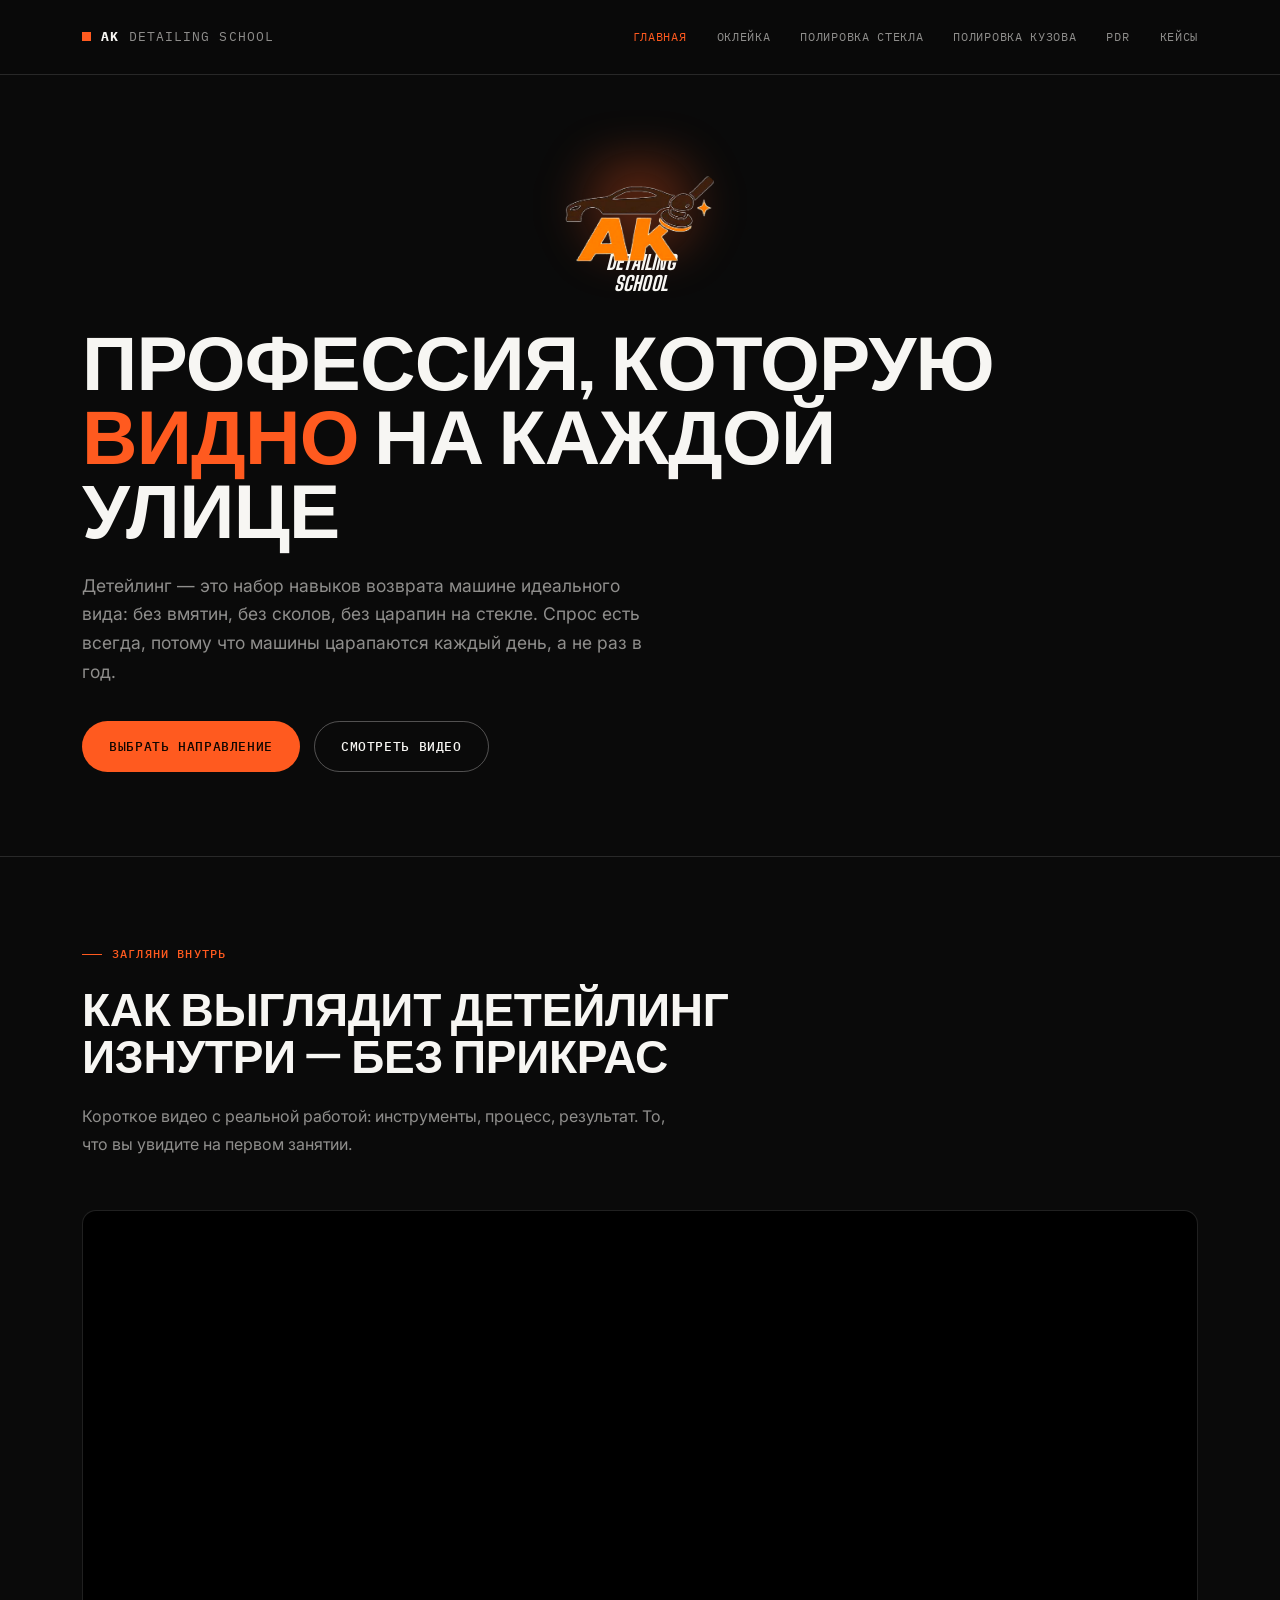
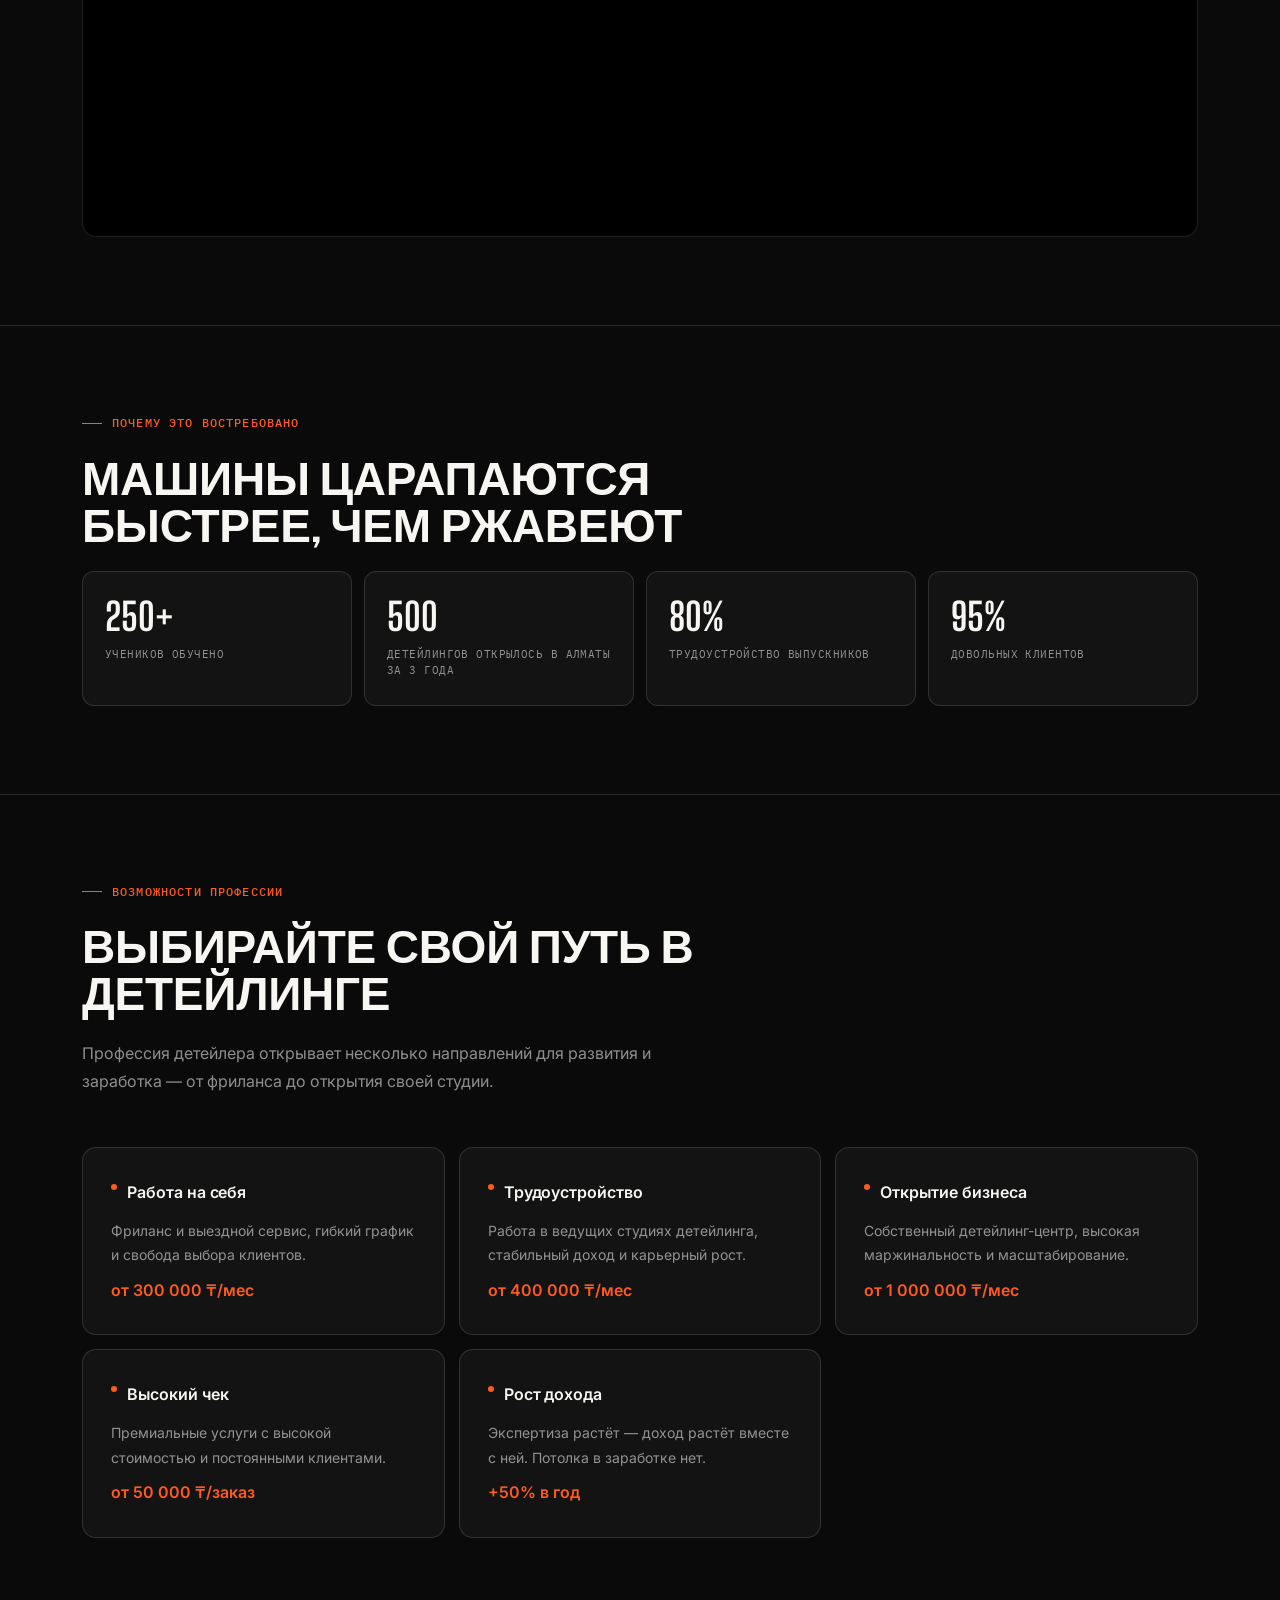
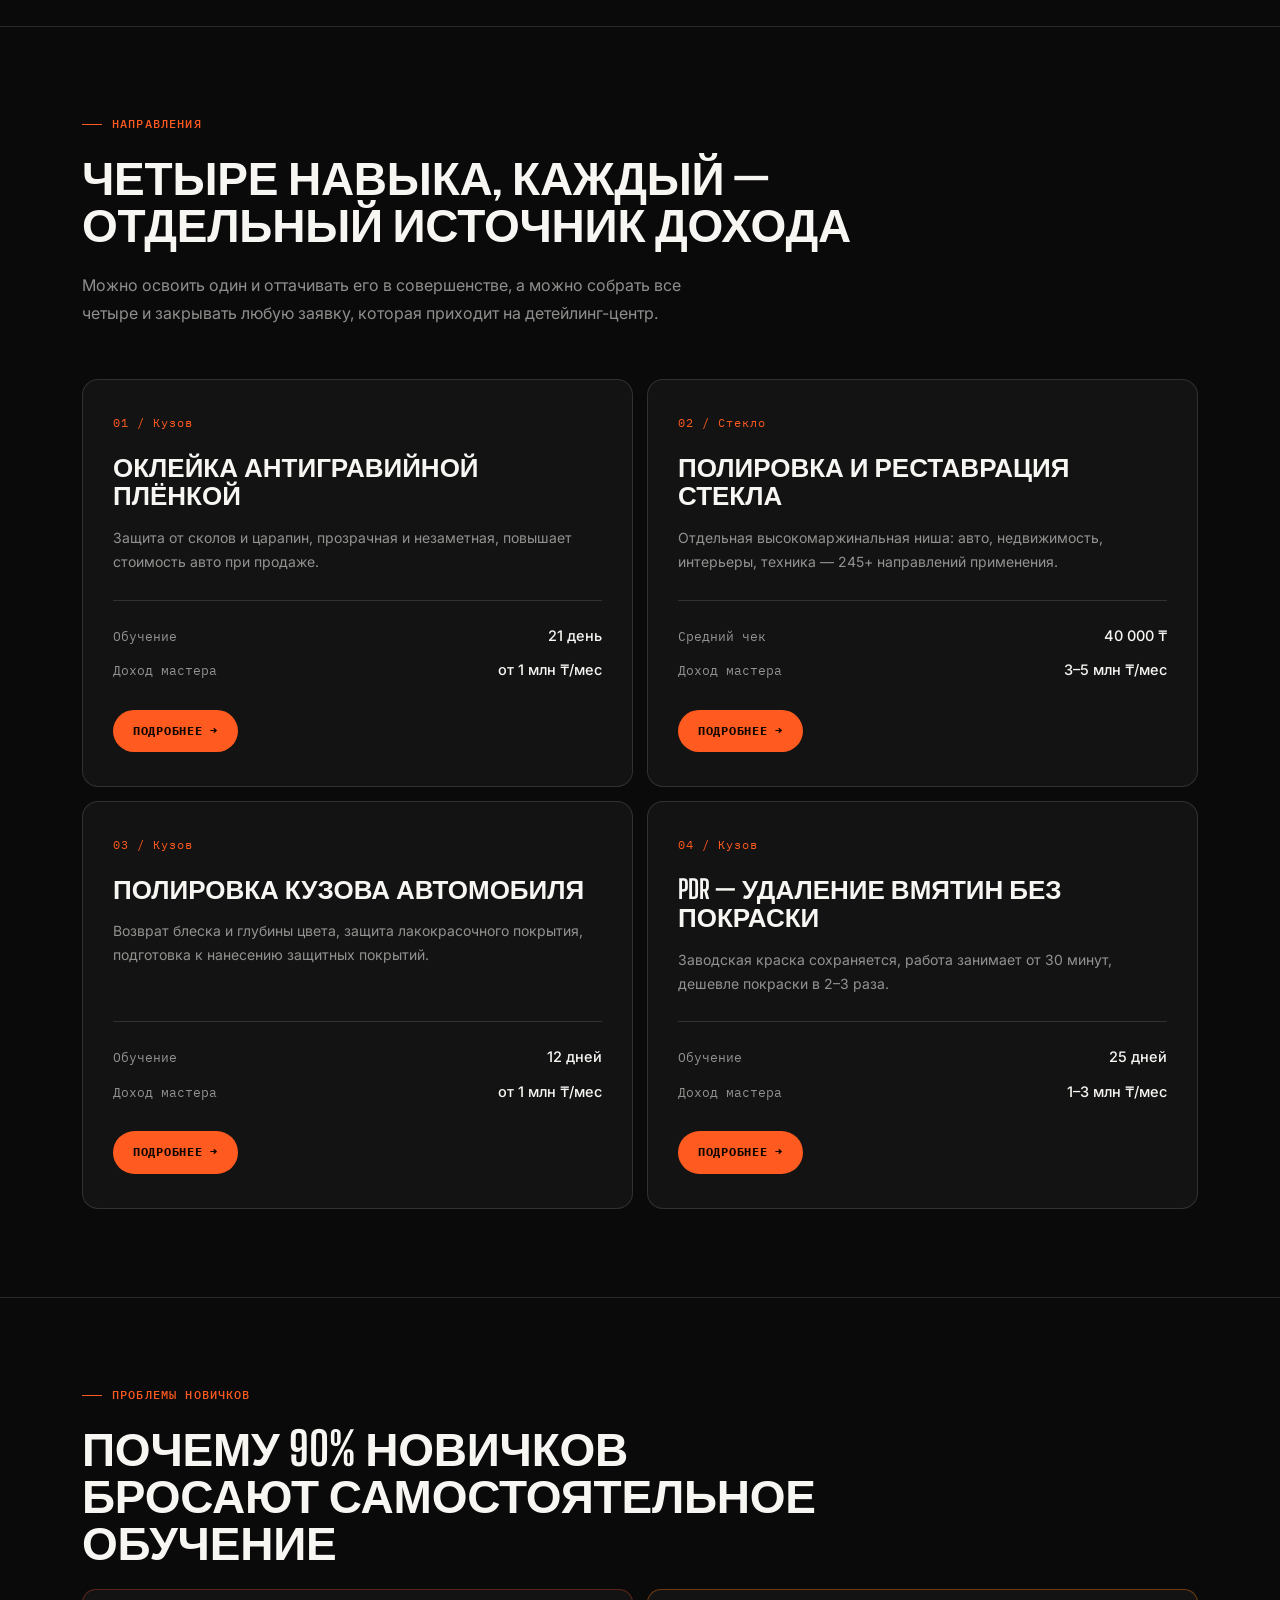
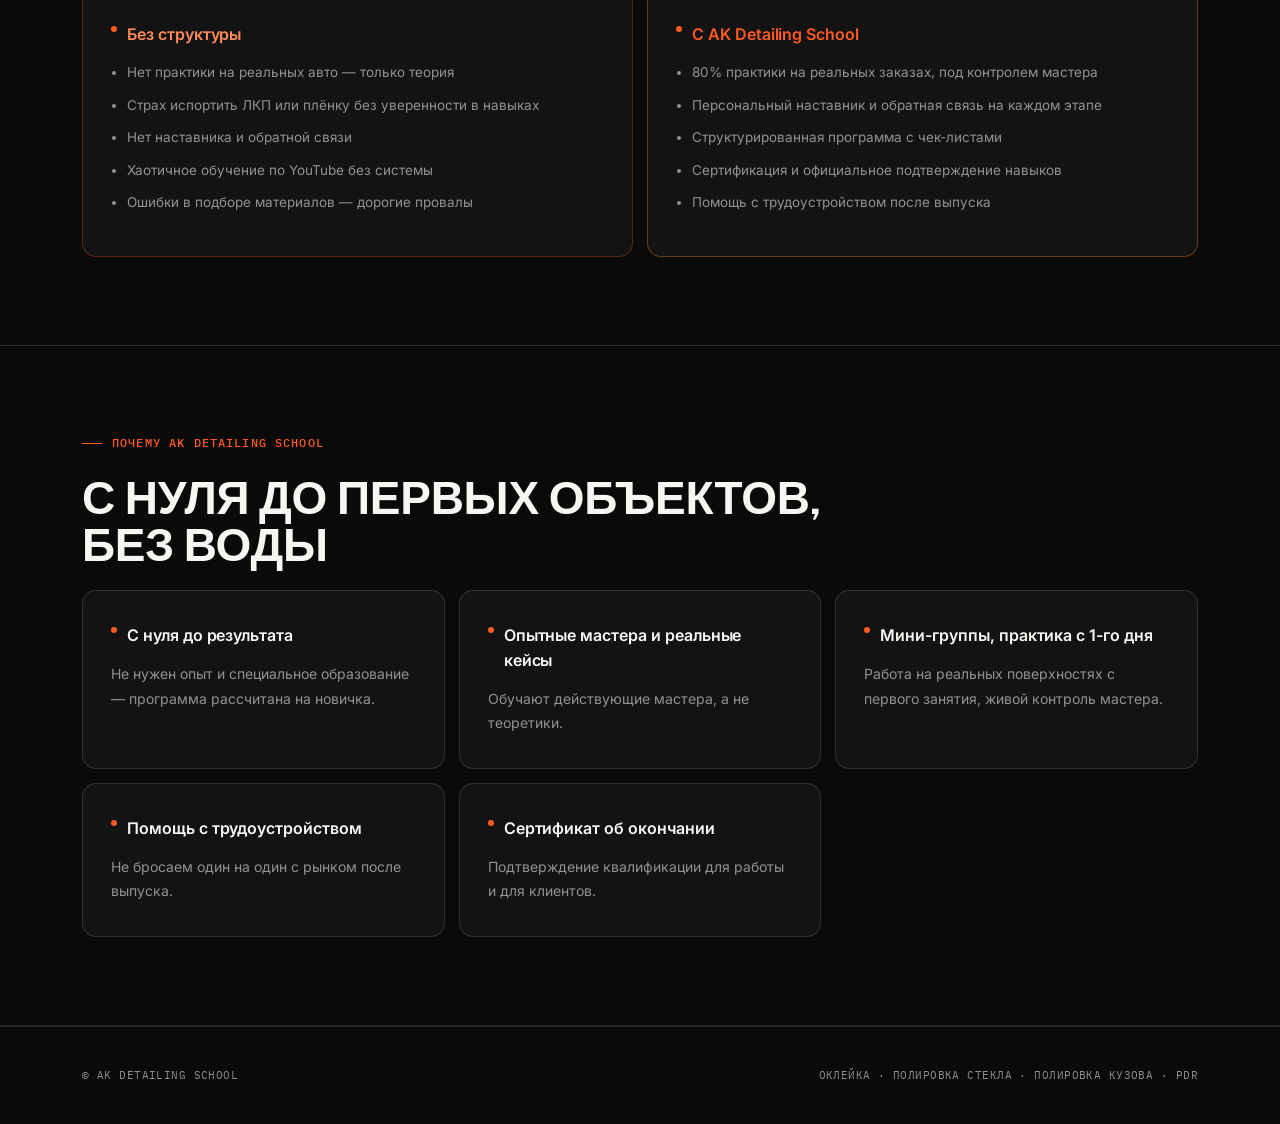
<file: index.html>
<!DOCTYPE html>
<html lang="ru">
<head>
<meta charset="UTF-8">
<meta name="viewport" content="width=device-width, initial-scale=1.0">
<title>AK Detailing School — обучение детейлингу и полировке стекла</title>
<link rel="stylesheet" href="style.css">
</head>
<body>

<nav class="topnav">
  <div class="wrap">
    <a href="index.html" class="logo"><span class="logo-mark">AK</span><span class="logo-full"> Detailing School</span></a>
    <input type="checkbox" id="navToggle" class="nav-toggle">
    <label for="navToggle" class="nav-burger" aria-label="Меню"><span class="nav-burger-text">Меню</span><span class="nav-burger-icon"><i></i><i></i><i></i></span></label>
    <div class="navlinks">
      <a href="index.html" class="active">Главная</a>
      <a href="oklejka.html">Оклейка</a>
      <a href="polirovka-stekla.html">Полировка стекла</a>
      <a href="polirovka-kuzova.html">Полировка кузова</a>
      <a href="pdr.html">PDR</a>
      <a href="cases.html">Кейсы</a>
    </div>
  </div>
</nav>

<header class="hero">
  <div class="wrap">
    <div class="hero-logo">
      <img src="logo-car.png" class="logo-car-layer" alt="AK Detailing School">
      <div class="logo-text-layer">Detailing<br>School</div>
    </div>
    <h1>Профессия, которую <em>видно</em> на каждой улице</h1>
    <p class="lead">Детейлинг — это набор навыков возврата машине идеального вида: без вмятин, без сколов, без царапин на стекле. Спрос есть всегда, потому что машины царапаются каждый день, а не раз в год.</p>
    <div class="btn-row">
      <a href="#directions" class="btn btn-primary">Выбрать направление</a>
      <a href="#video" class="btn btn-secondary">Смотреть видео</a>
    </div>
  </div>
</header>

<section class="section" id="video">
  <div class="wrap">
    <div class="section-eyebrow">Загляни внутрь</div>
    <h2>Как выглядит детейлинг изнутри — без прикрас</h2>
    <p class="sub">Короткое видео с реальной работой: инструменты, процесс, результат. То, что вы увидите на первом занятии.</p>
    <div class="video-frame">
      <iframe src="https://www.youtube.com/embed/qIuuKKNqR0I" title="Внутрянка детейлинга" allowfullscreen></iframe>
    </div>
  </div>
</section>

<section class="section" id="why">
  <div class="wrap">
    <div class="section-eyebrow">Почему это востребовано</div>
    <h2>Машины царапаются быстрее, чем ржавеют</h2>
    <div class="statstrip">
      <div class="stat"><div class="num">250+</div><div class="label">учеников обучено</div></div>
      <div class="stat"><div class="num">500</div><div class="label">детейлингов открылось в Алматы за 3 года</div></div>
      <div class="stat"><div class="num">80%</div><div class="label">трудоустройство выпускников</div></div>
      <div class="stat"><div class="num">95%</div><div class="label">довольных клиентов</div></div>
    </div>
  </div>
</section>

<section class="section" id="opportunities">
  <div class="wrap">
    <div class="section-eyebrow">Возможности профессии</div>
    <h2>Выбирайте свой путь в детейлинге</h2>
    <p class="sub">Профессия детейлера открывает несколько направлений для развития и заработка — от фриланса до открытия своей студии.</p>
    <div class="grid3">
      <div class="card"><h3>Работа на себя</h3><p>Фриланс и выездной сервис, гибкий график и свобода выбора клиентов.</p><div style="color:var(--accent); font-weight:600; margin-top:10px;">от 300 000 ₸/мес</div></div>
      <div class="card"><h3>Трудоустройство</h3><p>Работа в ведущих студиях детейлинга, стабильный доход и карьерный рост.</p><div style="color:var(--accent); font-weight:600; margin-top:10px;">от 400 000 ₸/мес</div></div>
      <div class="card"><h3>Открытие бизнеса</h3><p>Собственный детейлинг-центр, высокая маржинальность и масштабирование.</p><div style="color:var(--accent); font-weight:600; margin-top:10px;">от 1 000 000 ₸/мес</div></div>
      <div class="card"><h3>Высокий чек</h3><p>Премиальные услуги с высокой стоимостью и постоянными клиентами.</p><div style="color:var(--accent); font-weight:600; margin-top:10px;">от 50 000 ₸/заказ</div></div>
      <div class="card"><h3>Рост дохода</h3><p>Экспертиза растёт — доход растёт вместе с ней. Потолка в заработке нет.</p><div style="color:var(--accent); font-weight:600; margin-top:10px;">+50% в год</div></div>
    </div>
  </div>
</section>

<section class="section" id="directions">
  <div class="wrap">
    <div class="section-eyebrow">Направления</div>
    <h2>Четыре навыка, каждый — отдельный источник дохода</h2>
    <p class="sub">Можно освоить один и оттачивать его в совершенстве, а можно собрать все четыре и закрывать любую заявку, которая приходит на детейлинг-центр.</p>
    <div class="grid2">

      <a href="oklejka.html" class="direction-card">
        <div class="num">01 / Кузов</div>
        <h3>Оклейка антигравийной плёнкой</h3>
        <p>Защита от сколов и царапин, прозрачная и незаметная, повышает стоимость авто при продаже.</p>
        <div class="price">
          <div class="price-row"><span>Обучение</span><b>21 день</b></div>
          <div class="price-row"><span>Доход мастера</span><b>от 1 млн ₸/мес</b></div>
        </div>
        <div class="go">Подробнее <span>→</span></div>
      </a>

      <a href="polirovka-stekla.html" class="direction-card">
        <div class="num">02 / Стекло</div>
        <h3>Полировка и реставрация стекла</h3>
        <p>Отдельная высокомаржинальная ниша: авто, недвижимость, интерьеры, техника — 245+ направлений применения.</p>
        <div class="price">
          <div class="price-row"><span>Средний чек</span><b>40 000 ₸</b></div>
          <div class="price-row"><span>Доход мастера</span><b>3–5 млн ₸/мес</b></div>
        </div>
        <div class="go">Подробнее <span>→</span></div>
      </a>

      <a href="polirovka-kuzova.html" class="direction-card">
        <div class="num">03 / Кузов</div>
        <h3>Полировка кузова автомобиля</h3>
        <p>Возврат блеска и глубины цвета, защита лакокрасочного покрытия, подготовка к нанесению защитных покрытий.</p>
        <div class="price">
          <div class="price-row"><span>Обучение</span><b>12 дней</b></div>
          <div class="price-row"><span>Доход мастера</span><b>от 1 млн ₸/мес</b></div>
        </div>
        <div class="go">Подробнее <span>→</span></div>
      </a>

      <a href="pdr.html" class="direction-card">
        <div class="num">04 / Кузов</div>
        <h3>PDR — удаление вмятин без покраски</h3>
        <p>Заводская краска сохраняется, работа занимает от 30 минут, дешевле покраски в 2–3 раза.</p>
        <div class="price">
          <div class="price-row"><span>Обучение</span><b>25 дней</b></div>
          <div class="price-row"><span>Доход мастера</span><b>1–3 млн ₸/мес</b></div>
        </div>
        <div class="go">Подробнее <span>→</span></div>
      </a>

    </div>
  </div>
</section>

<section class="section" id="objections">
  <div class="wrap">
    <div class="section-eyebrow">Проблемы новичков</div>
    <h2>Почему 90% новичков бросают самостоятельное обучение</h2>
    <div class="grid2">
      <div class="card" style="border-color: rgba(255,80,40,0.3);">
        <h3 style="color:#ff8a5c;">Без структуры</h3>
        <ul>
          <li>Нет практики на реальных авто — только теория</li>
          <li>Страх испортить ЛКП или плёнку без уверенности в навыках</li>
          <li>Нет наставника и обратной связи</li>
          <li>Хаотичное обучение по YouTube без системы</li>
          <li>Ошибки в подборе материалов — дорогие провалы</li>
        </ul>
      </div>
      <div class="card" style="border-color: rgba(242,121,12,0.4);">
        <h3 style="color:var(--accent);">С AK Detailing School</h3>
        <ul>
          <li>80% практики на реальных заказах, под контролем мастера</li>
          <li>Персональный наставник и обратная связь на каждом этапе</li>
          <li>Структурированная программа с чек-листами</li>
          <li>Сертификация и официальное подтверждение навыков</li>
          <li>Помощь с трудоустройством после выпуска</li>
        </ul>
      </div>
    </div>
  </div>
</section>
<section class="section" id="advantages">
  <div class="wrap">
    <div class="section-eyebrow">Почему AK Detailing School</div>
    <h2>С нуля до первых объектов, без воды</h2>
    <div class="grid3">
      <div class="card"><h3>С нуля до результата</h3><p>Не нужен опыт и специальное образование — программа рассчитана на новичка.</p></div>
      <div class="card"><h3>Опытные мастера и реальные кейсы</h3><p>Обучают действующие мастера, а не теоретики.</p></div>
      <div class="card"><h3>Мини-группы, практика с 1-го дня</h3><p>Работа на реальных поверхностях с первого занятия, живой контроль мастера.</p></div>
      <div class="card"><h3>Помощь с трудоустройством</h3><p>Не бросаем один на один с рынком после выпуска.</p></div>
      <div class="card"><h3>Сертификат об окончании</h3><p>Подтверждение квалификации для работы и для клиентов.</p></div>
    </div>
  </div>
</section>

<footer>
  <div class="wrap">
    <span>© AK Detailing School</span>
    <span>Оклейка · Полировка стекла · Полировка кузова · PDR</span>
  </div>
</footer>

</body>
</html>
</file>
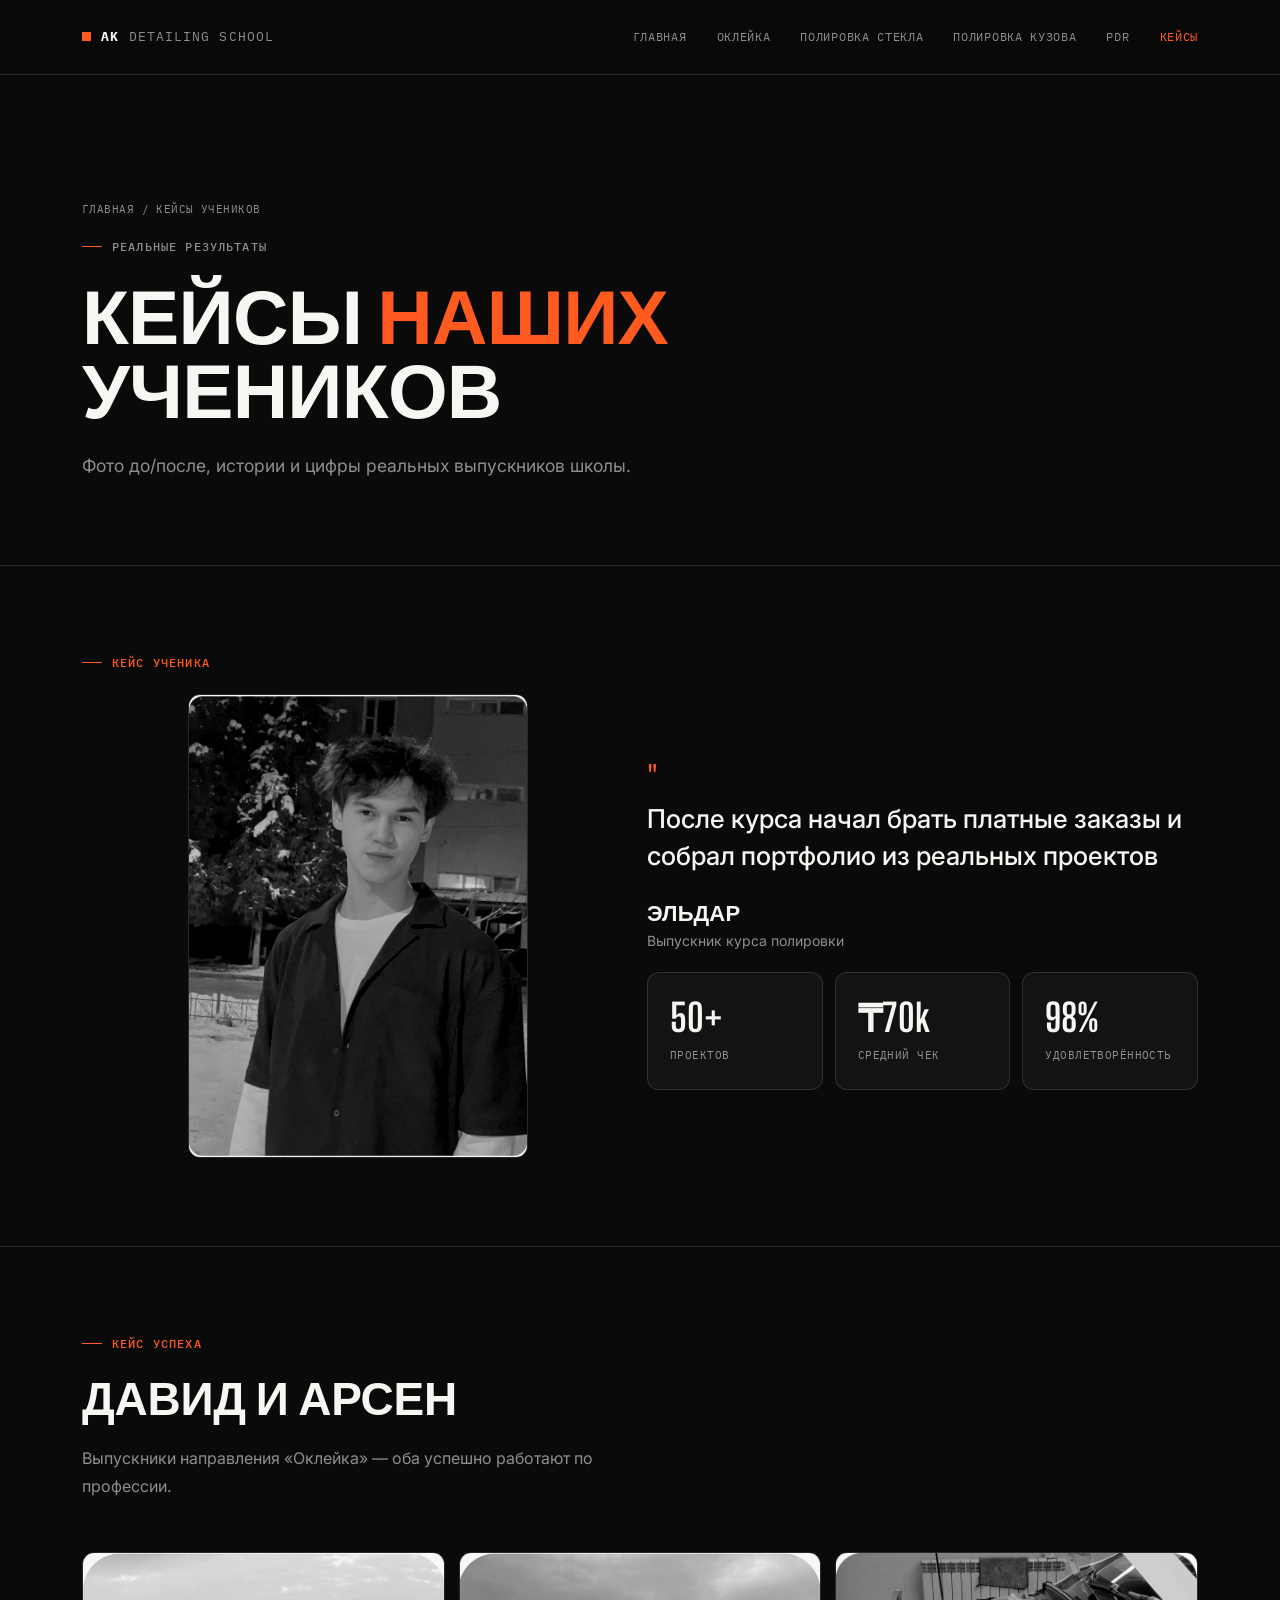
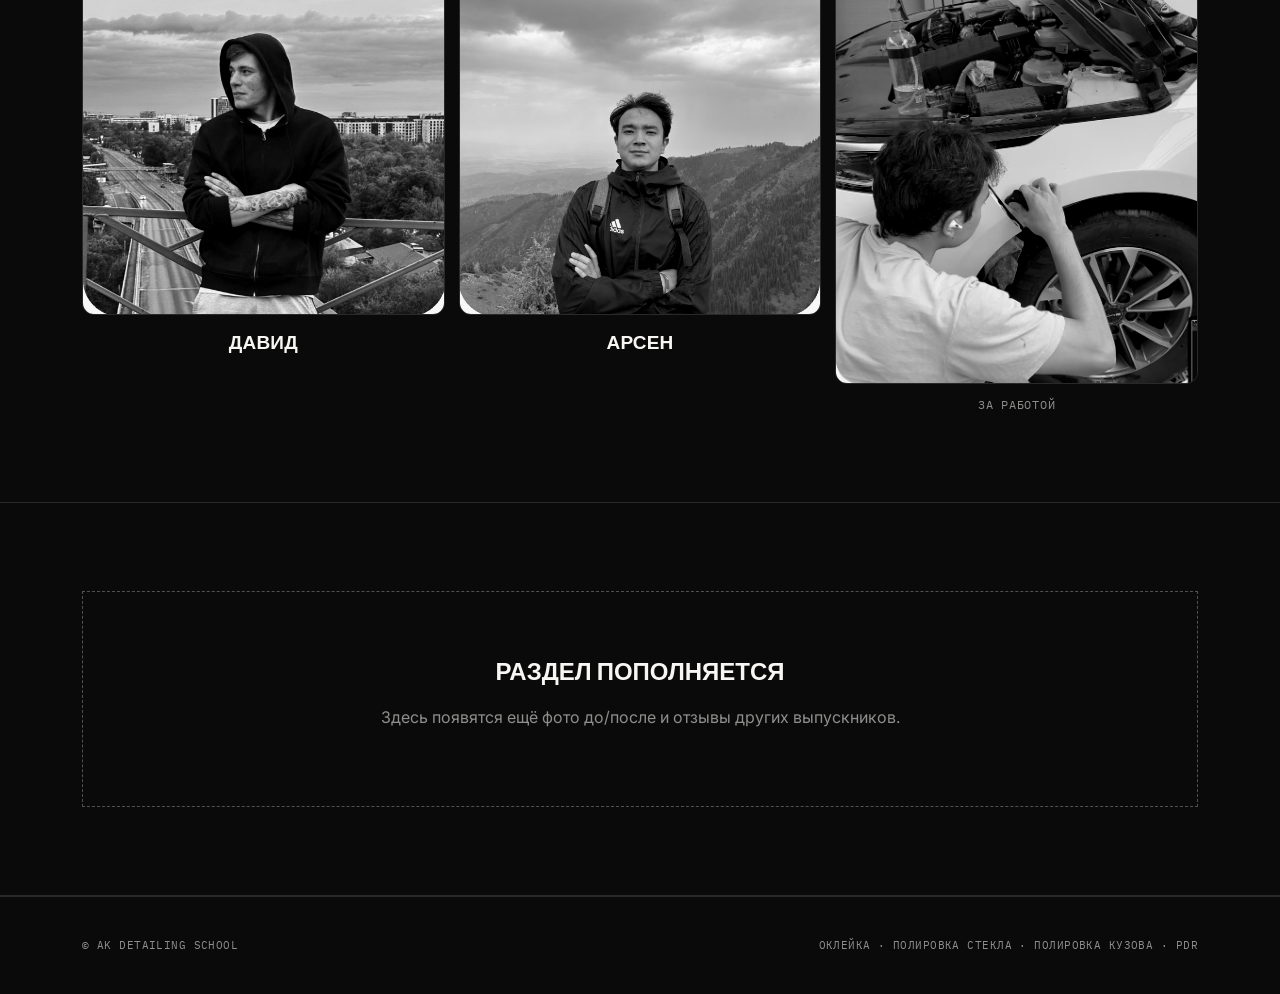
<file: cases.html>
<!DOCTYPE html>
<html lang="ru">
<head>
<meta charset="UTF-8">
<meta name="viewport" content="width=device-width, initial-scale=1.0">
<title>Кейсы учеников | AK Detailing School</title>
<link rel="stylesheet" href="style.css">
</head>
<body>

<nav class="topnav">
  <div class="wrap">
    <a href="index.html" class="logo"><span class="logo-mark">AK</span><span class="logo-full"> Detailing School</span></a>
    <input type="checkbox" id="navToggle" class="nav-toggle">
    <label for="navToggle" class="nav-burger" aria-label="Меню"><span class="nav-burger-text">Меню</span><span class="nav-burger-icon"><i></i><i></i><i></i></span></label>
    <div class="navlinks">
      <a href="index.html">Главная</a>
      <a href="oklejka.html">Оклейка</a>
      <a href="polirovka-stekla.html">Полировка стекла</a>
      <a href="polirovka-kuzova.html">Полировка кузова</a>
      <a href="pdr.html">PDR</a>
      <a href="cases.html" class="active">Кейсы</a>
    </div>
  </div>
</nav>

<header class="hero">
  <div class="wrap">
    <div class="crumbs"><a href="index.html">Главная</a> / Кейсы учеников</div>
    <div class="eyebrow" style="margin-top:20px">Реальные результаты</div>
    <h1>Кейсы <em>наших</em> учеников</h1>
    <p class="lead">Фото до/после, истории и цифры реальных выпускников школы.</p>
  </div>
</header>

<section class="section">
  <div class="wrap">
    <div class="section-eyebrow">Кейс ученика</div>
    <div class="grid2" style="align-items:center;">
      <div>
        <img src="eldar.jpg" alt="Эльдар, выпускник курса полировки" style="width:100%; max-width:340px; border-radius:14px; border:1px solid var(--line); object-fit:cover;">
      </div>
      <div>
        <div style="font-size:40px; color:var(--accent); font-family:var(--serif); line-height:1;">"</div>
        <h2 style="margin-top:0; font-family:var(--sans); text-transform:none; font-weight:500; font-size:26px; line-height:1.4; letter-spacing:0;">После курса начал брать платные заказы и собрал портфолио из реальных проектов</h2>
        <div style="font-family:var(--display); font-weight:700; text-transform:uppercase; font-size:22px; margin-top:16px; letter-spacing:0.01em;">Эльдар</div>
        <div style="color:var(--text-dim); font-size:14px; margin-bottom:20px;">Выпускник курса полировки</div>
        <div class="statstrip" style="grid-template-columns: repeat(3,1fr);">
          <div class="stat"><div class="num">50+</div><div class="label">проектов</div></div>
          <div class="stat"><div class="num">₸70k</div><div class="label">средний чек</div></div>
          <div class="stat"><div class="num">98%</div><div class="label">удовлетворённость</div></div>
        </div>
      </div>
    </div>
  </div>
</section>

<section class="section">
  <div class="wrap">
    <div class="section-eyebrow">Кейс успеха</div>
    <h2>Давид и Арсен</h2>
    <p class="sub">Выпускники направления «Оклейка» — оба успешно работают по профессии.</p>
    <div class="grid3">
      <div style="text-align:center;">
        <img src="case1_david.jpg" alt="Давид, выпускник направления Оклейка" style="width:100%; border-radius:14px; border:1px solid var(--line); object-fit:cover; aspect-ratio:1;">
        <div style="margin-top:12px; font-family:var(--display); font-weight:700; text-transform:uppercase; font-size:19px; letter-spacing:0.01em;">Давид</div>
      </div>
      <div style="text-align:center;">
        <img src="case2_arsen.jpg" alt="Арсен, выпускник направления Оклейка" style="width:100%; border-radius:14px; border:1px solid var(--line); object-fit:cover; aspect-ratio:1;">
        <div style="margin-top:12px; font-family:var(--display); font-weight:700; text-transform:uppercase; font-size:19px; letter-spacing:0.01em;">Арсен</div>
      </div>
      <div style="text-align:center;">
        <img src="case3_work.jpg" alt="Арсен за работой над автомобилем" style="width:100%; border-radius:14px; border:1px solid var(--line); object-fit:cover; aspect-ratio:0.84;">
        <div style="margin-top:12px; font-family:var(--mono); font-size:12px; letter-spacing:0.06em; text-transform:uppercase; color:var(--white-dim);">За работой</div>
      </div>
    </div>
  </div>
</section>

<section class="section">
  <div class="wrap">
    <div class="coming-soon">
      <div class="big">Раздел пополняется</div>
      <p>Здесь появятся ещё фото до/после и отзывы других выпускников.</p>
    </div>
  </div>
</section>

<footer>
  <div class="wrap">
    <span>© AK Detailing School</span>
    <span>Оклейка · Полировка стекла · Полировка кузова · PDR</span>
  </div>
</footer>

</body>
</html>
</file>
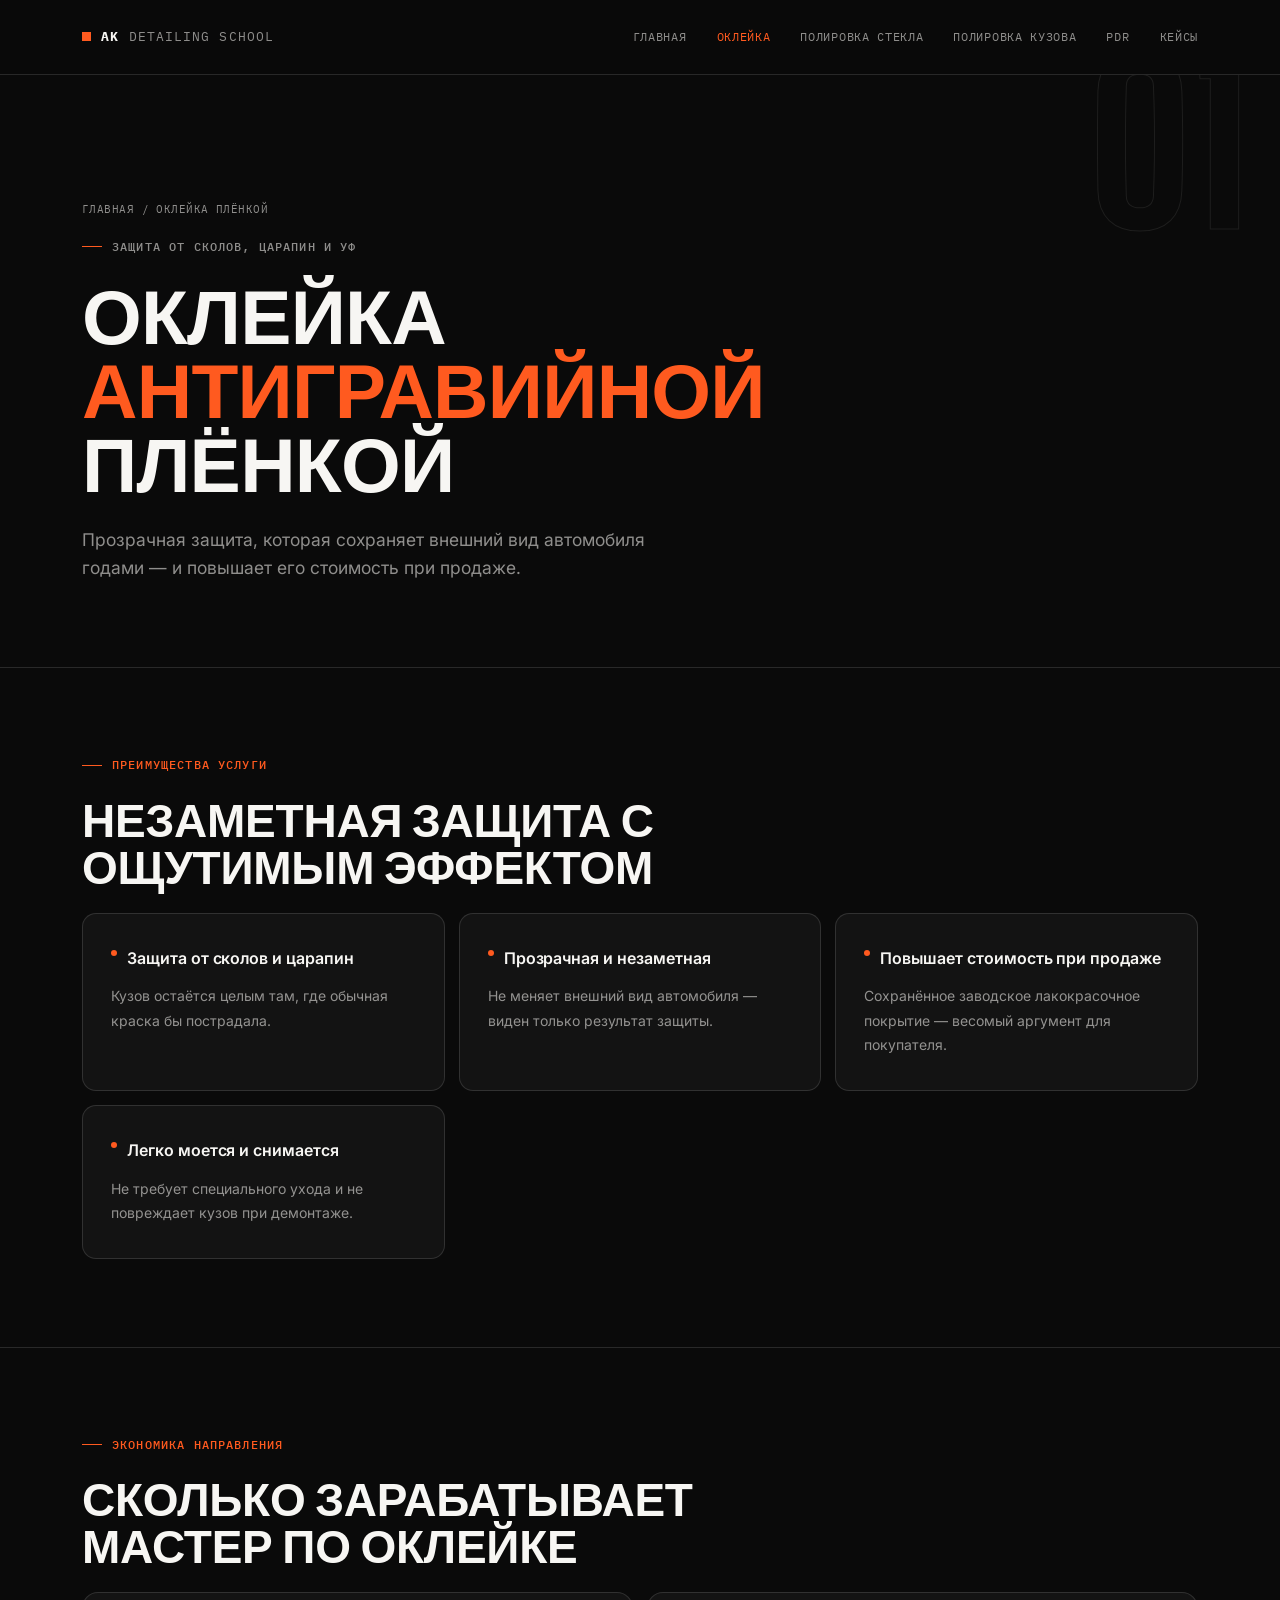
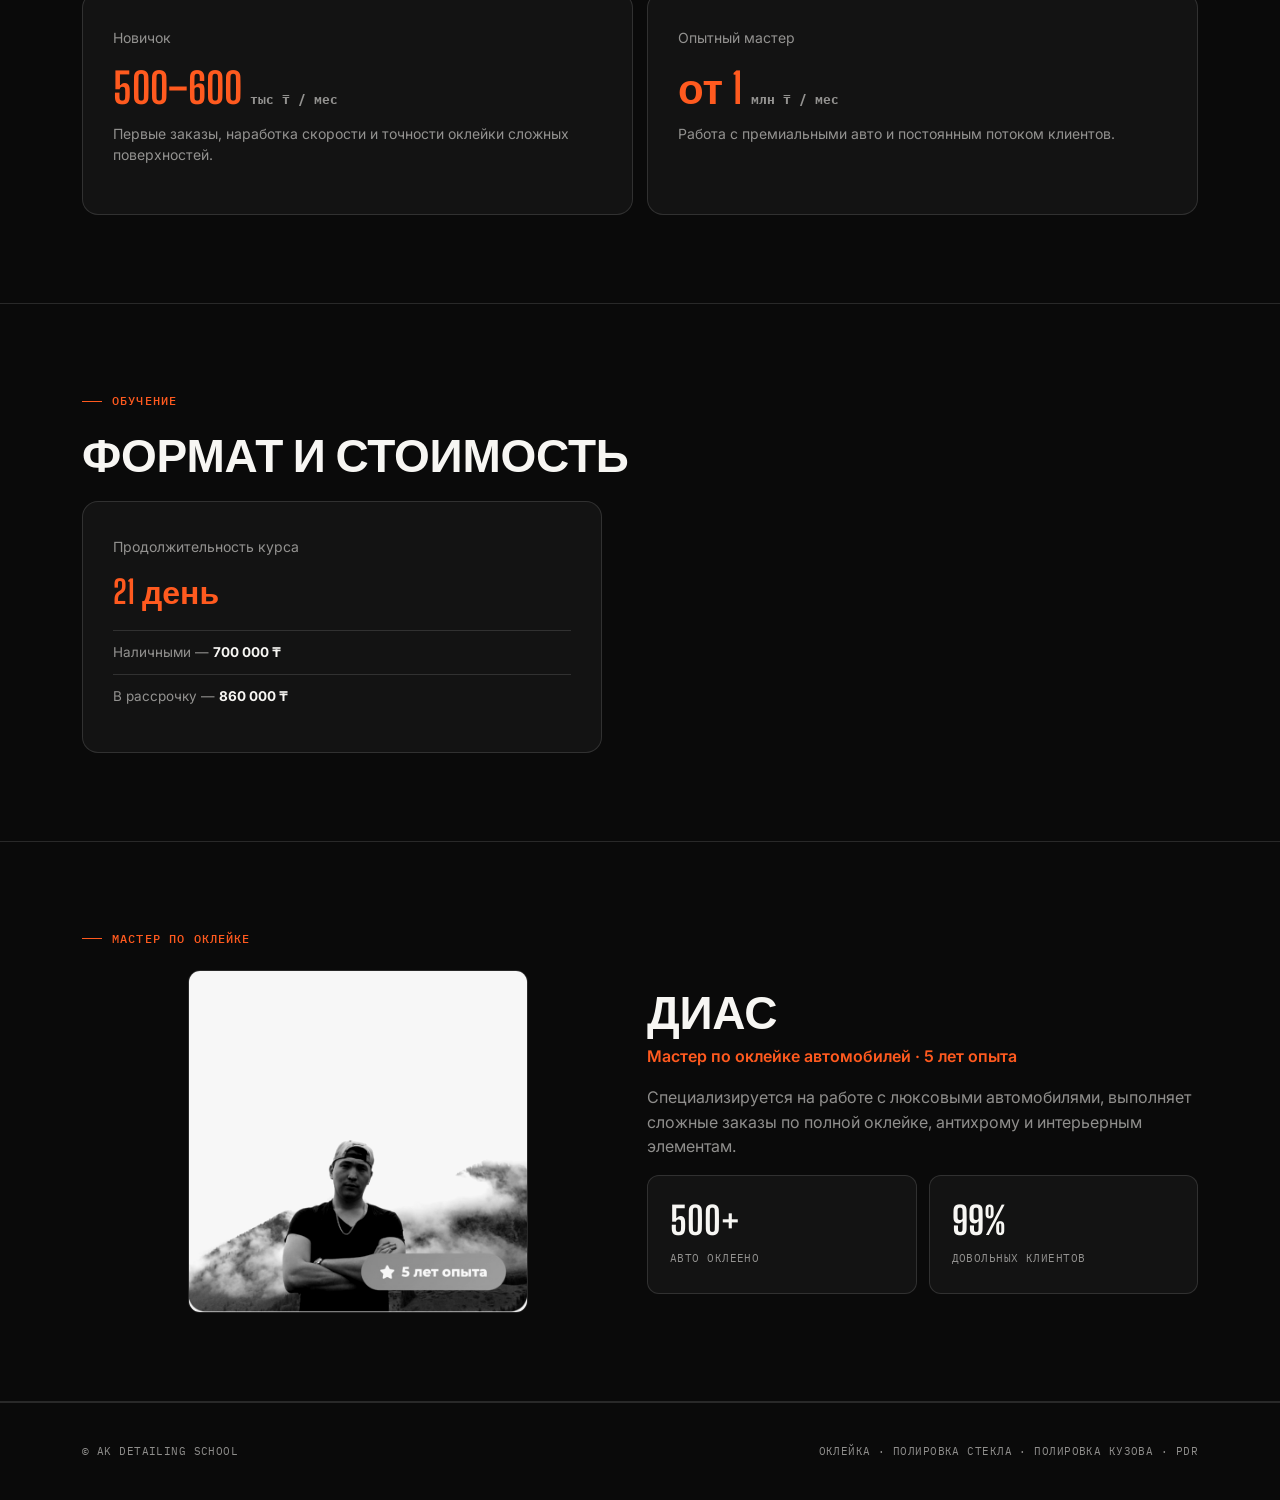
<file: oklejka.html>
<!DOCTYPE html>
<html lang="ru">
<head>
<meta charset="UTF-8">
<meta name="viewport" content="width=device-width, initial-scale=1.0">
<title>Оклейка антигравийной плёнкой | AK Detailing School</title>
<link rel="stylesheet" href="style.css">
</head>
<body>

<nav class="topnav">
  <div class="wrap">
    <a href="index.html" class="logo"><span class="logo-mark">AK</span><span class="logo-full"> Detailing School</span></a>
    <input type="checkbox" id="navToggle" class="nav-toggle">
    <label for="navToggle" class="nav-burger" aria-label="Меню"><span class="nav-burger-text">Меню</span><span class="nav-burger-icon"><i></i><i></i><i></i></span></label>
    <div class="navlinks">
      <a href="index.html">Главная</a>
      <a href="oklejka.html" class="active">Оклейка</a>
      <a href="polirovka-stekla.html">Полировка стекла</a>
      <a href="polirovka-kuzova.html">Полировка кузова</a>
      <a href="pdr.html">PDR</a>
      <a href="cases.html">Кейсы</a>
    </div>
  </div>
</nav>

<header class="hero">
  <div class="hero-index">01</div>
  <div class="wrap">
    <div class="crumbs"><a href="index.html">Главная</a> / Оклейка плёнкой</div>
    <div class="eyebrow" style="margin-top:20px">Защита от сколов, царапин и УФ</div>
    <h1>Оклейка <em>антигравийной</em> плёнкой</h1>
    <p class="lead">Прозрачная защита, которая сохраняет внешний вид автомобиля годами — и повышает его стоимость при продаже.</p>
  </div>
</header>

<section class="section">
  <div class="wrap">
    <div class="section-eyebrow">Преимущества услуги</div>
    <h2>Незаметная защита с ощутимым эффектом</h2>
    <div class="grid3">
      <div class="card"><h3>Защита от сколов и царапин</h3><p>Кузов остаётся целым там, где обычная краска бы пострадала.</p></div>
      <div class="card"><h3>Прозрачная и незаметная</h3><p>Не меняет внешний вид автомобиля — виден только результат защиты.</p></div>
      <div class="card"><h3>Повышает стоимость при продаже</h3><p>Сохранённое заводское лакокрасочное покрытие — весомый аргумент для покупателя.</p></div>
      <div class="card"><h3>Легко моется и снимается</h3><p>Не требует специального ухода и не повреждает кузов при демонтаже.</p></div>
    </div>
  </div>
</section>

<section class="section">
  <div class="wrap">
    <div class="section-eyebrow">Экономика направления</div>
    <h2>Сколько зарабатывает мастер по оклейке</h2>
    <div class="grid2">
      <div class="pricecard">
        <div style="color:var(--text-dim); font-size:14px;">Новичок</div>
        <div class="amount">500–600<small> тыс ₸ / мес</small></div>
        <p style="color:var(--text-dim); font-size:14px;">Первые заказы, наработка скорости и точности оклейки сложных поверхностей.</p>
      </div>
      <div class="pricecard">
        <div style="color:var(--text-dim); font-size:14px;">Опытный мастер</div>
        <div class="amount">от 1 <small>млн ₸ / мес</small></div>
        <p style="color:var(--text-dim); font-size:14px;">Работа с премиальными авто и постоянным потоком клиентов.</p>
      </div>
    </div>
  </div>
</section>

<section class="section">
  <div class="wrap">
    <div class="section-eyebrow">Обучение</div>
    <h2>Формат и стоимость</h2>
    <div class="pricecard" style="max-width:520px;">
      <div style="color:var(--text-dim); font-size:14px;">Продолжительность курса</div>
      <div class="amount" style="font-size:32px;">21 день</div>
      <ul>
        <li>Наличными — <b style="color:var(--text)">700 000 ₸</b></li>
        <li>В рассрочку — <b style="color:var(--text)">860 000 ₸</b></li>
      </ul>
    </div>
  </div>
</section>

<section class="section">
  <div class="wrap">
    <div class="section-eyebrow">Мастер по оклейке</div>
    <div class="grid2" style="align-items:center;">
      <div>
        <img src="dias.jpg" alt="Диас, мастер по оклейке автомобилей" style="width:100%; max-width:340px; border-radius:14px; border:1px solid var(--line); object-fit:cover;">
      </div>
      <div>
        <h2 style="margin-top:0;">Диас</h2>
        <p style="color:var(--accent); font-weight:600; margin-top:-14px;">Мастер по оклейке автомобилей · 5 лет опыта</p>
        <p style="color:var(--text-dim);">Специализируется на работе с люксовыми автомобилями, выполняет сложные заказы по полной оклейке, антихрому и интерьерным элементам.</p>
        <div class="statstrip" style="grid-template-columns: repeat(2,1fr); margin-top:16px;">
          <div class="stat"><div class="num">500+</div><div class="label">авто оклеено</div></div>
          <div class="stat"><div class="num">99%</div><div class="label">довольных клиентов</div></div>
        </div>
      </div>
    </div>
  </div>
</section>

<footer>
  <div class="wrap">
    <span>© AK Detailing School</span>
    <span>Оклейка · Полировка стекла · Полировка кузова · PDR</span>
  </div>
</footer>

</body>
</html>
</file>
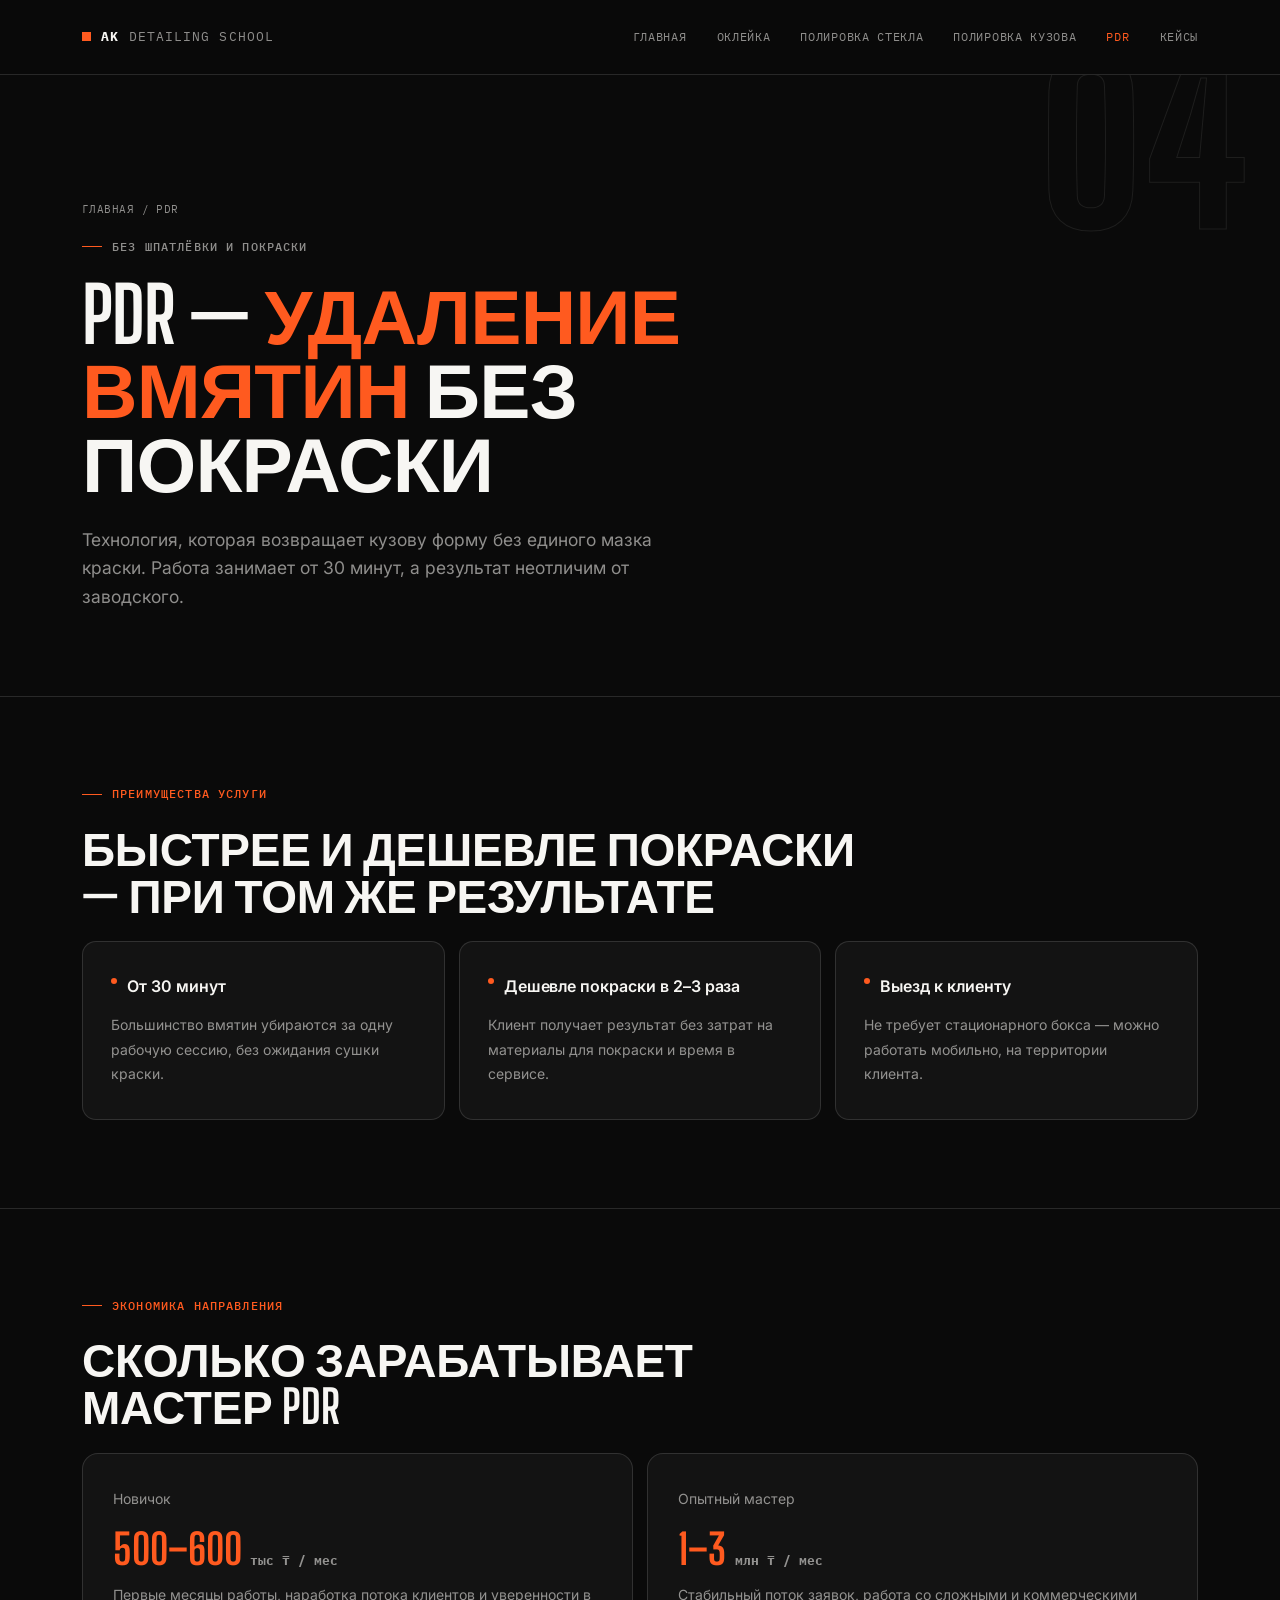
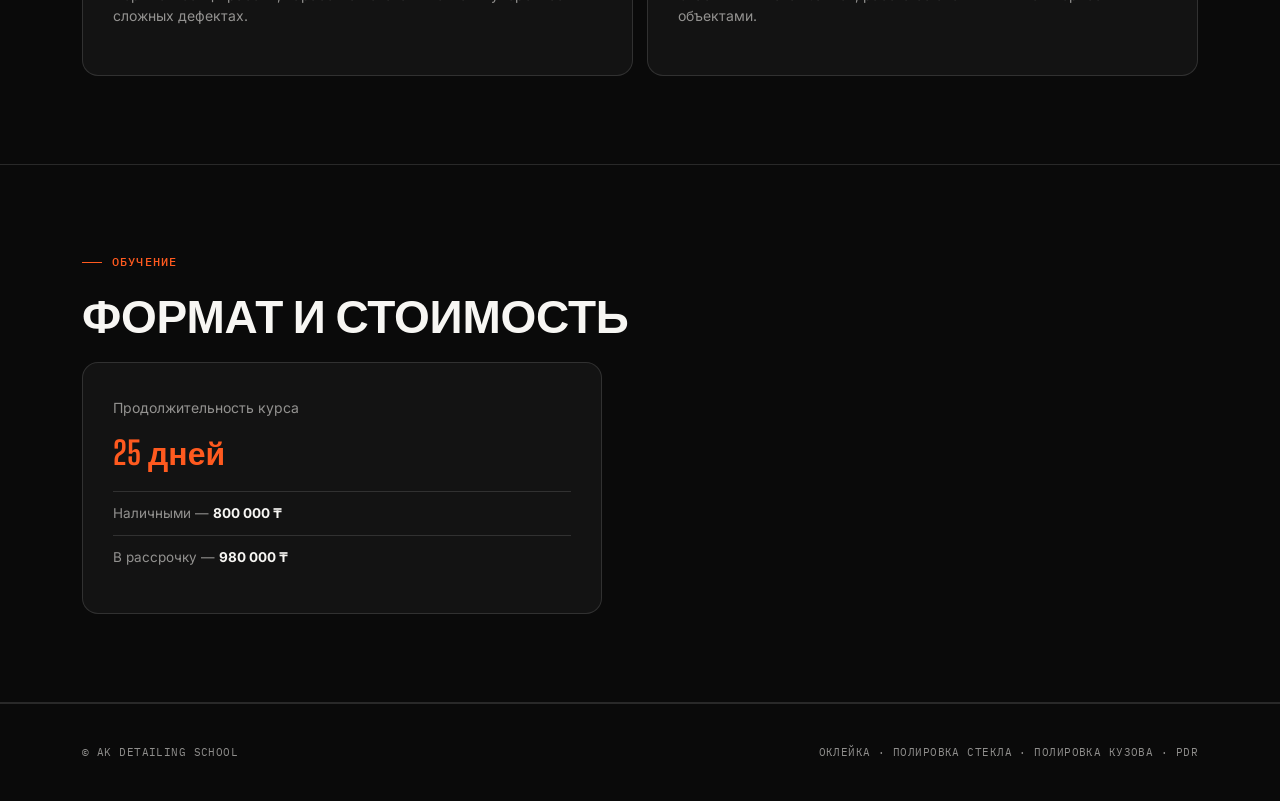
<file: pdr.html>
<!DOCTYPE html>
<html lang="ru">
<head>
<meta charset="UTF-8">
<meta name="viewport" content="width=device-width, initial-scale=1.0">
<title>PDR — удаление вмятин без покраски | AK Detailing School</title>
<link rel="stylesheet" href="style.css">
</head>
<body>

<nav class="topnav">
  <div class="wrap">
    <a href="index.html" class="logo"><span class="logo-mark">AK</span><span class="logo-full"> Detailing School</span></a>
    <input type="checkbox" id="navToggle" class="nav-toggle">
    <label for="navToggle" class="nav-burger" aria-label="Меню"><span class="nav-burger-text">Меню</span><span class="nav-burger-icon"><i></i><i></i><i></i></span></label>
    <div class="navlinks">
      <a href="index.html">Главная</a>
      <a href="oklejka.html">Оклейка</a>
      <a href="polirovka-stekla.html">Полировка стекла</a>
      <a href="polirovka-kuzova.html">Полировка кузова</a>
      <a href="pdr.html" class="active">PDR</a>
      <a href="cases.html">Кейсы</a>
    </div>
  </div>
</nav>

<header class="hero">
  <div class="hero-index">04</div>
  <div class="wrap">
    <div class="crumbs"><a href="index.html">Главная</a> / PDR</div>
    <div class="eyebrow" style="margin-top:20px">Без шпатлёвки и покраски</div>
    <h1>PDR — <em>удаление вмятин</em> без покраски</h1>
    <p class="lead">Технология, которая возвращает кузову форму без единого мазка краски. Работа занимает от 30 минут, а результат неотличим от заводского.</p>
  </div>
</header>

<section class="section">
  <div class="wrap">
    <div class="section-eyebrow">Преимущества услуги</div>
    <h2>Быстрее и дешевле покраски — при том же результате</h2>
    <div class="grid3">
      <div class="card"><h3>От 30 минут</h3><p>Большинство вмятин убираются за одну рабочую сессию, без ожидания сушки краски.</p></div>
      <div class="card"><h3>Дешевле покраски в 2–3 раза</h3><p>Клиент получает результат без затрат на материалы для покраски и время в сервисе.</p></div>
      <div class="card"><h3>Выезд к клиенту</h3><p>Не требует стационарного бокса — можно работать мобильно, на территории клиента.</p></div>
    </div>
  </div>
</section>

<section class="section">
  <div class="wrap">
    <div class="section-eyebrow">Экономика направления</div>
    <h2>Сколько зарабатывает мастер PDR</h2>
    <div class="grid2">
      <div class="pricecard">
        <div style="color:var(--text-dim); font-size:14px;">Новичок</div>
        <div class="amount">500–600<small> тыс ₸ / мес</small></div>
        <p style="color:var(--text-dim); font-size:14px;">Первые месяцы работы, наработка потока клиентов и уверенности в сложных дефектах.</p>
      </div>
      <div class="pricecard">
        <div style="color:var(--text-dim); font-size:14px;">Опытный мастер</div>
        <div class="amount">1–3 <small>млн ₸ / мес</small></div>
        <p style="color:var(--text-dim); font-size:14px;">Стабильный поток заявок, работа со сложными и коммерческими объектами.</p>
      </div>
    </div>
  </div>
</section>

<section class="section">
  <div class="wrap">
    <div class="section-eyebrow">Обучение</div>
    <h2>Формат и стоимость</h2>
    <div class="pricecard" style="max-width:520px;">
      <div style="color:var(--text-dim); font-size:14px;">Продолжительность курса</div>
      <div class="amount" style="font-size:32px;">25 дней</div>
      <ul>
        <li>Наличными — <b style="color:var(--text)">800 000 ₸</b></li>
        <li>В рассрочку — <b style="color:var(--text)">980 000 ₸</b></li>
      </ul>
    </div>
  </div>
</section>

<footer>
  <div class="wrap">
    <span>© AK Detailing School</span>
    <span>Оклейка · Полировка стекла · Полировка кузова · PDR</span>
  </div>
</footer>

</body>
</html>
</file>
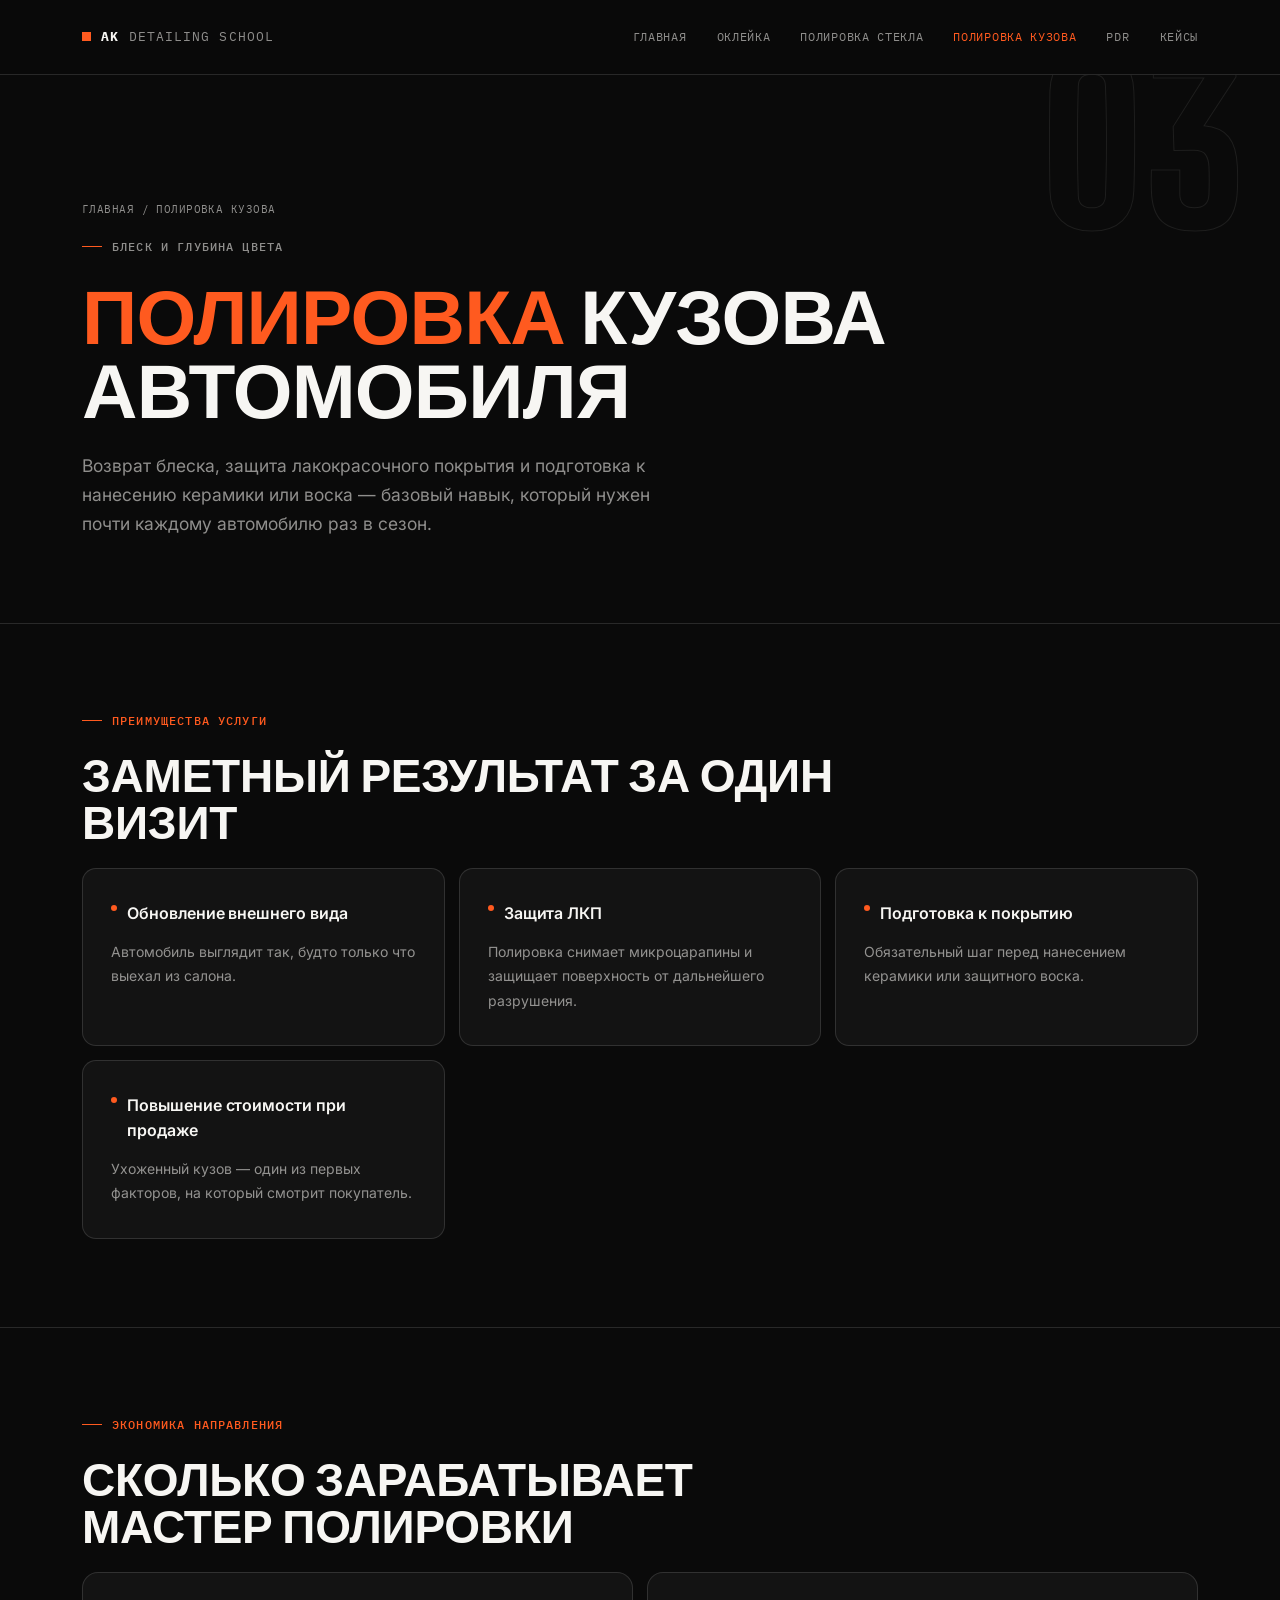
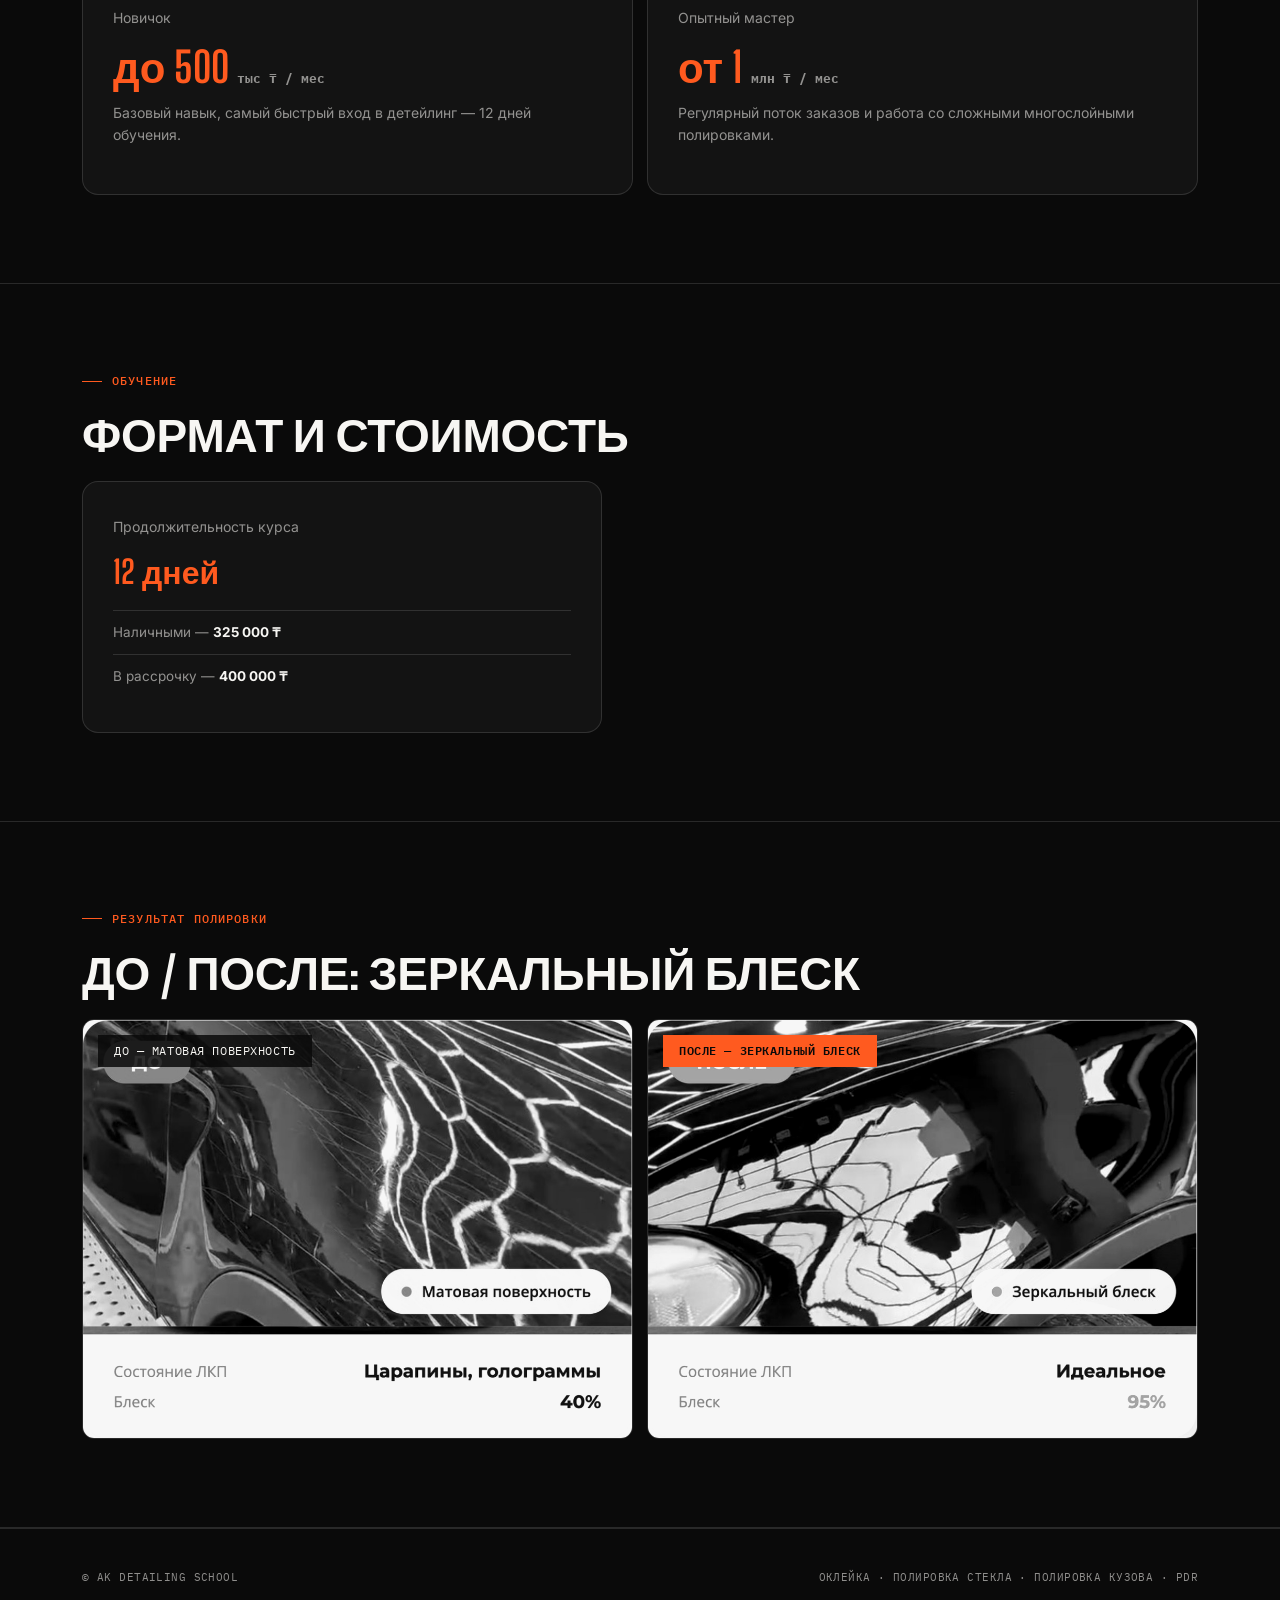
<file: polirovka-kuzova.html>
<!DOCTYPE html>
<html lang="ru">
<head>
<meta charset="UTF-8">
<meta name="viewport" content="width=device-width, initial-scale=1.0">
<title>Полировка кузова автомобиля | AK Detailing School</title>
<link rel="stylesheet" href="style.css">
</head>
<body>

<nav class="topnav">
  <div class="wrap">
    <a href="index.html" class="logo"><span class="logo-mark">AK</span><span class="logo-full"> Detailing School</span></a>
    <input type="checkbox" id="navToggle" class="nav-toggle">
    <label for="navToggle" class="nav-burger" aria-label="Меню"><span class="nav-burger-text">Меню</span><span class="nav-burger-icon"><i></i><i></i><i></i></span></label>
    <div class="navlinks">
      <a href="index.html">Главная</a>
      <a href="oklejka.html">Оклейка</a>
      <a href="polirovka-stekla.html">Полировка стекла</a>
      <a href="polirovka-kuzova.html" class="active">Полировка кузова</a>
      <a href="pdr.html">PDR</a>
      <a href="cases.html">Кейсы</a>
    </div>
  </div>
</nav>

<header class="hero">
  <div class="hero-index">03</div>
  <div class="wrap">
    <div class="crumbs"><a href="index.html">Главная</a> / Полировка кузова</div>
    <div class="eyebrow" style="margin-top:20px">Блеск и глубина цвета</div>
    <h1><em>Полировка</em> кузова автомобиля</h1>
    <p class="lead">Возврат блеска, защита лакокрасочного покрытия и подготовка к нанесению керамики или воска — базовый навык, который нужен почти каждому автомобилю раз в сезон.</p>
  </div>
</header>

<section class="section">
  <div class="wrap">
    <div class="section-eyebrow">Преимущества услуги</div>
    <h2>Заметный результат за один визит</h2>
    <div class="grid3">
      <div class="card"><h3>Обновление внешнего вида</h3><p>Автомобиль выглядит так, будто только что выехал из салона.</p></div>
      <div class="card"><h3>Защита ЛКП</h3><p>Полировка снимает микроцарапины и защищает поверхность от дальнейшего разрушения.</p></div>
      <div class="card"><h3>Подготовка к покрытию</h3><p>Обязательный шаг перед нанесением керамики или защитного воска.</p></div>
      <div class="card"><h3>Повышение стоимости при продаже</h3><p>Ухоженный кузов — один из первых факторов, на который смотрит покупатель.</p></div>
    </div>
  </div>
</section>

<section class="section">
  <div class="wrap">
    <div class="section-eyebrow">Экономика направления</div>
    <h2>Сколько зарабатывает мастер полировки</h2>
    <div class="grid2">
      <div class="pricecard">
        <div style="color:var(--text-dim); font-size:14px;">Новичок</div>
        <div class="amount">до 500<small> тыс ₸ / мес</small></div>
        <p style="color:var(--text-dim); font-size:14px;">Базовый навык, самый быстрый вход в детейлинг — 12 дней обучения.</p>
      </div>
      <div class="pricecard">
        <div style="color:var(--text-dim); font-size:14px;">Опытный мастер</div>
        <div class="amount">от 1 <small>млн ₸ / мес</small></div>
        <p style="color:var(--text-dim); font-size:14px;">Регулярный поток заказов и работа со сложными многослойными полировками.</p>
      </div>
    </div>
  </div>
</section>

<section class="section">
  <div class="wrap">
    <div class="section-eyebrow">Обучение</div>
    <h2>Формат и стоимость</h2>
    <div class="pricecard" style="max-width:520px;">
      <div style="color:var(--text-dim); font-size:14px;">Продолжительность курса</div>
      <div class="amount" style="font-size:32px;">12 дней</div>
      <ul>
        <li>Наличными — <b style="color:var(--text)">325 000 ₸</b></li>
        <li>В рассрочку — <b style="color:var(--text)">400 000 ₸</b></li>
      </ul>
    </div>
  </div>
</section>

<section class="section">
  <div class="wrap">
    <div class="section-eyebrow">Результат полировки</div>
    <h2>До / после: зеркальный блеск</h2>
    <div class="grid2">
      <div style="position:relative;">
        <img src="before.jpg" alt="До полировки: царапины и голограммы" style="width:100%; border-radius:14px; border:1px solid var(--line); object-fit:cover;">
        <div style="position:absolute; top:16px; left:16px; background:rgba(10,10,10,0.85); color:var(--white); padding:7px 16px; font-family:var(--mono); font-size:11.5px; text-transform:uppercase; letter-spacing:0.05em;">ДО — матовая поверхность</div>
      </div>
      <div style="position:relative;">
        <img src="after.jpg" alt="После полировки: зеркальный блеск" style="width:100%; border-radius:14px; border:1px solid var(--line); object-fit:cover;">
        <div style="position:absolute; top:16px; left:16px; background:var(--orange); color:#0a0a0a; padding:7px 16px; font-family:var(--mono); font-size:11.5px; text-transform:uppercase; letter-spacing:0.05em; font-weight:600;">ПОСЛЕ — зеркальный блеск</div>
      </div>
    </div>
  </div>
</section>

<footer>

  <div class="wrap">
    <span>© AK Detailing School</span>
    <span>Оклейка · Полировка стекла · Полировка кузова · PDR</span>
  </div>
</footer>

</body>
</html>
</file>
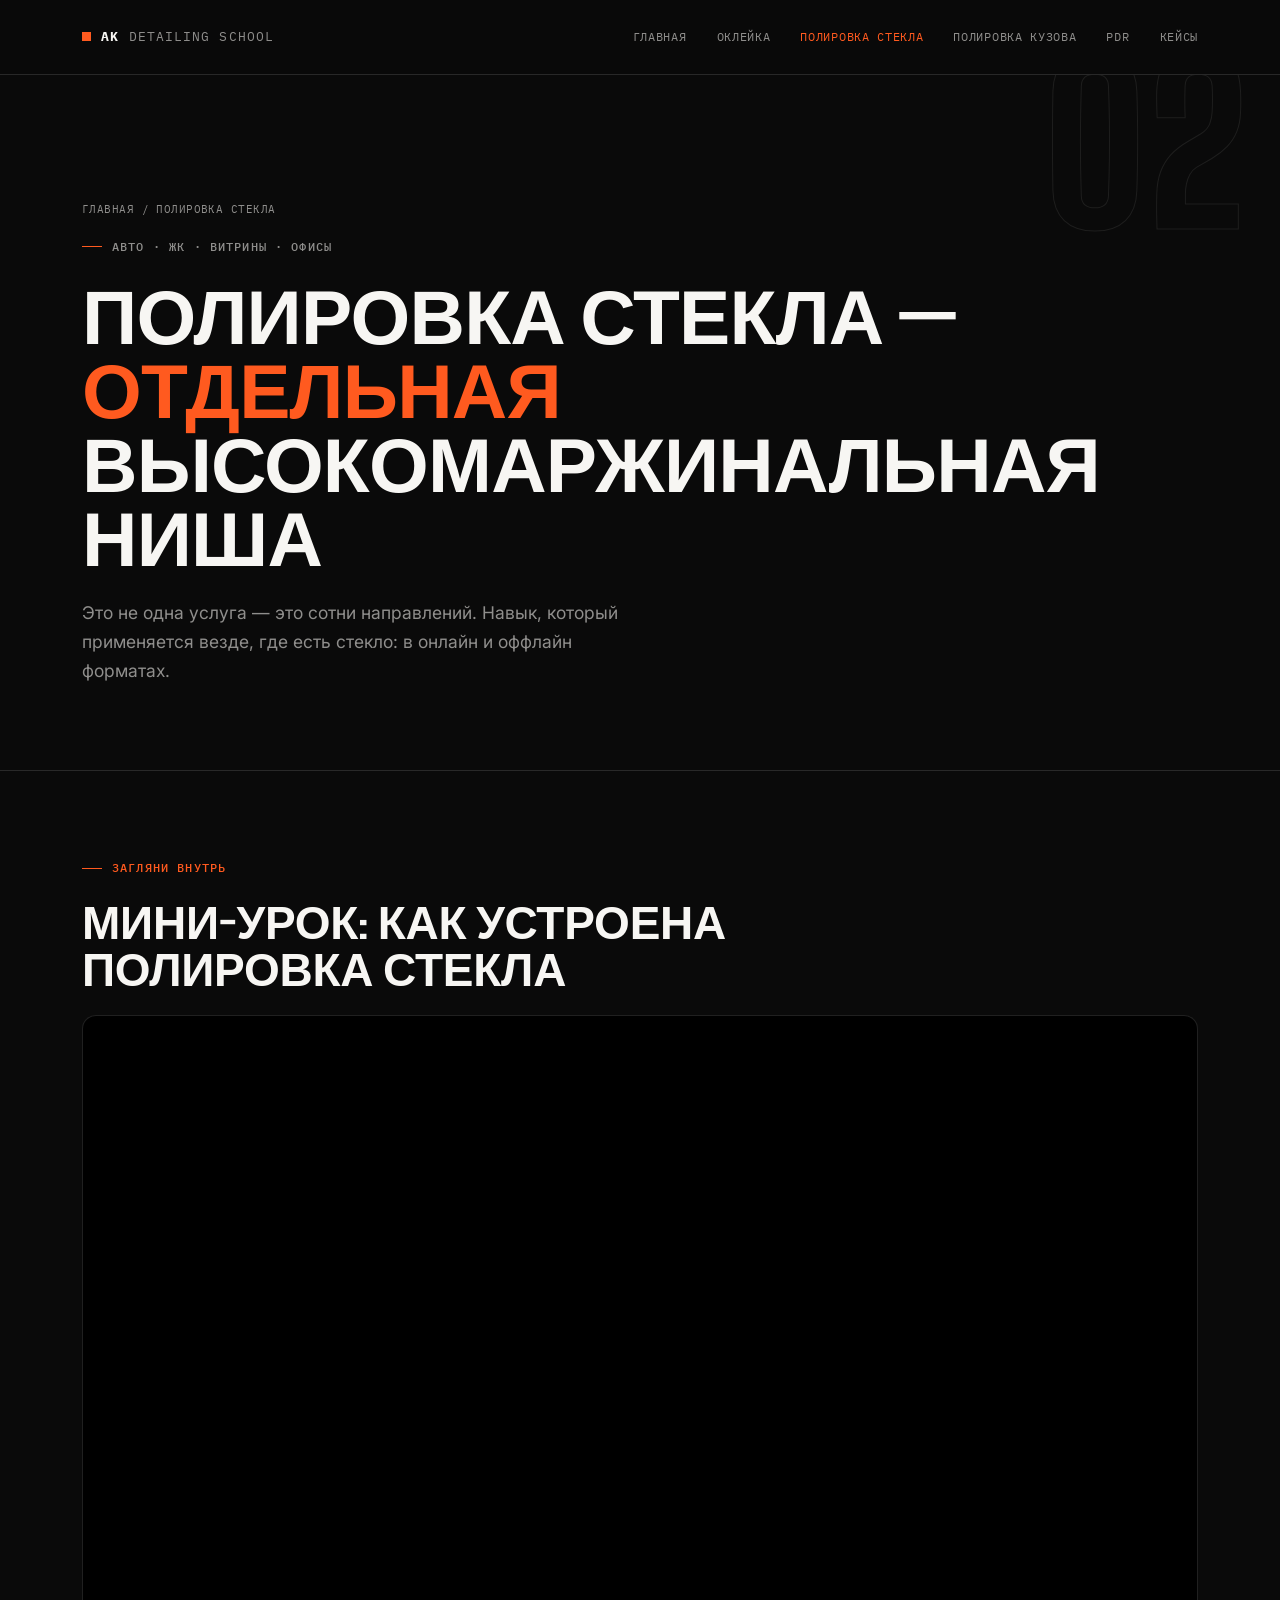
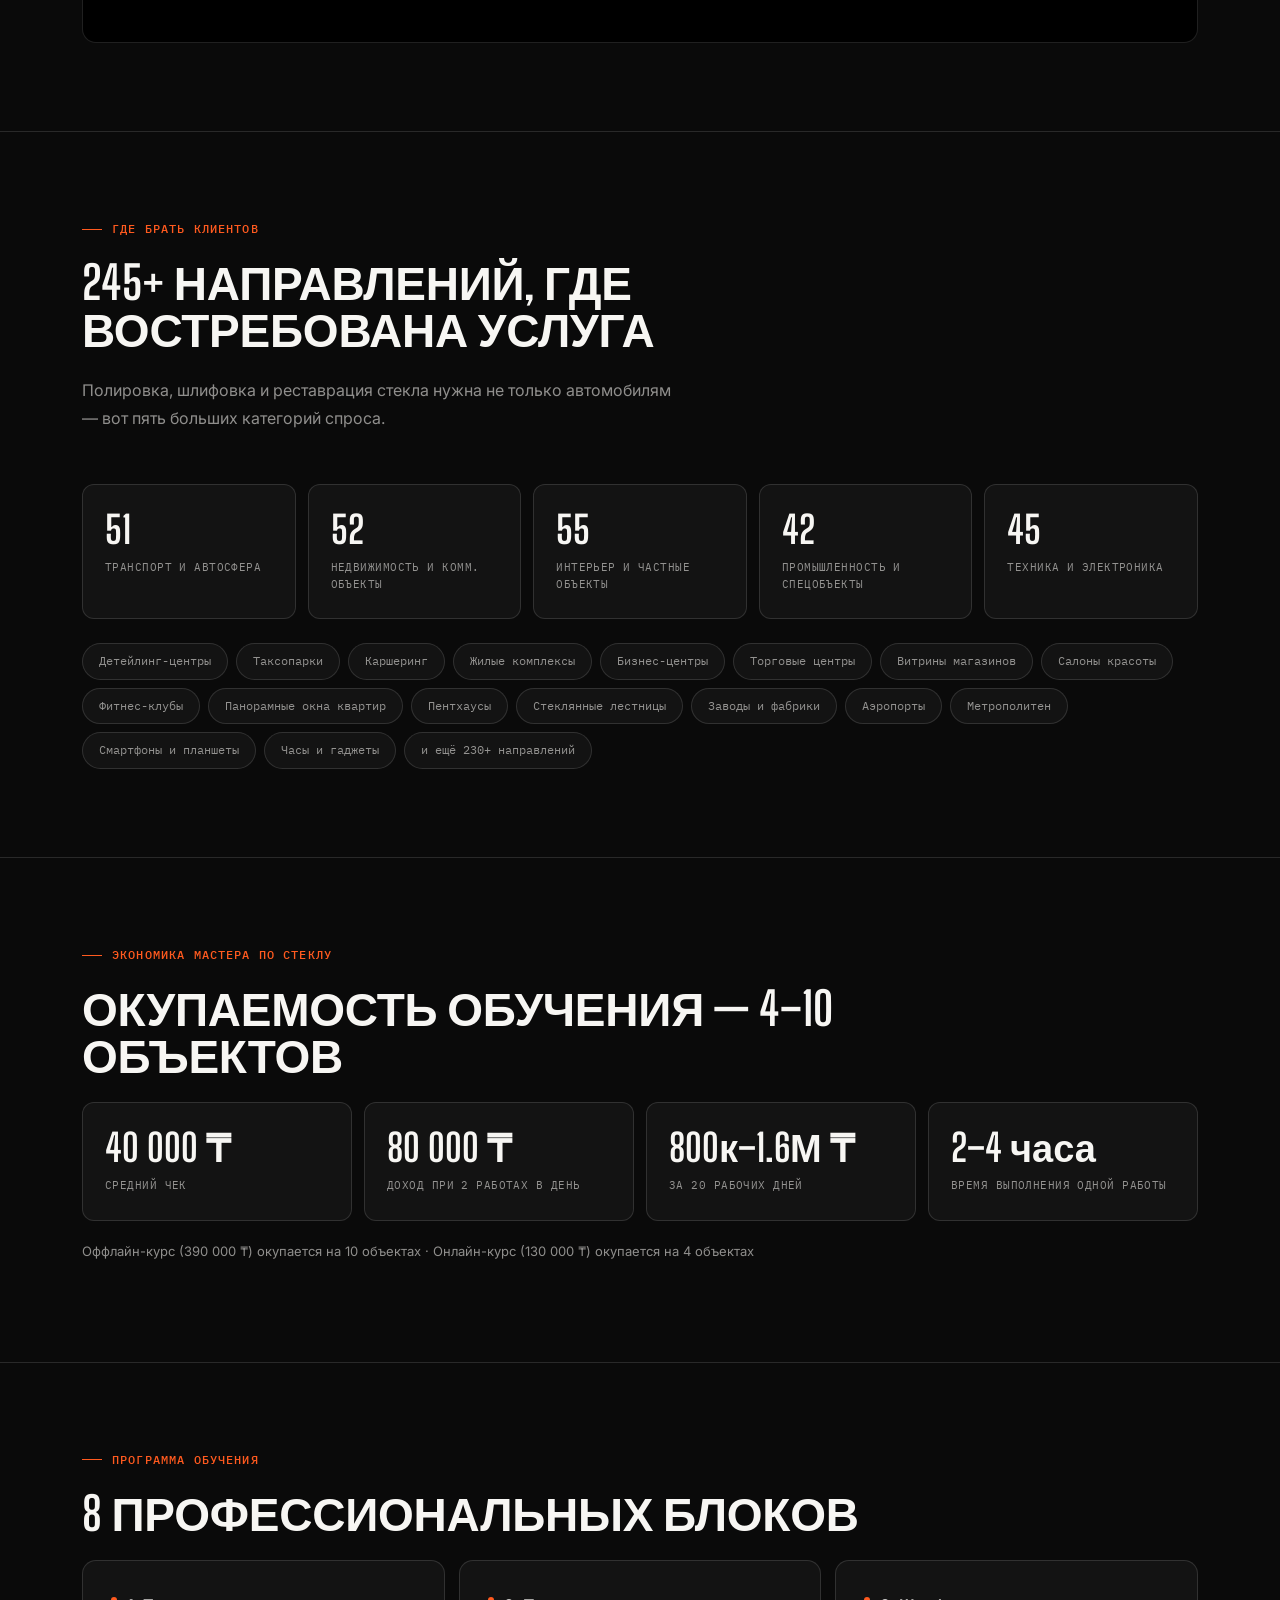
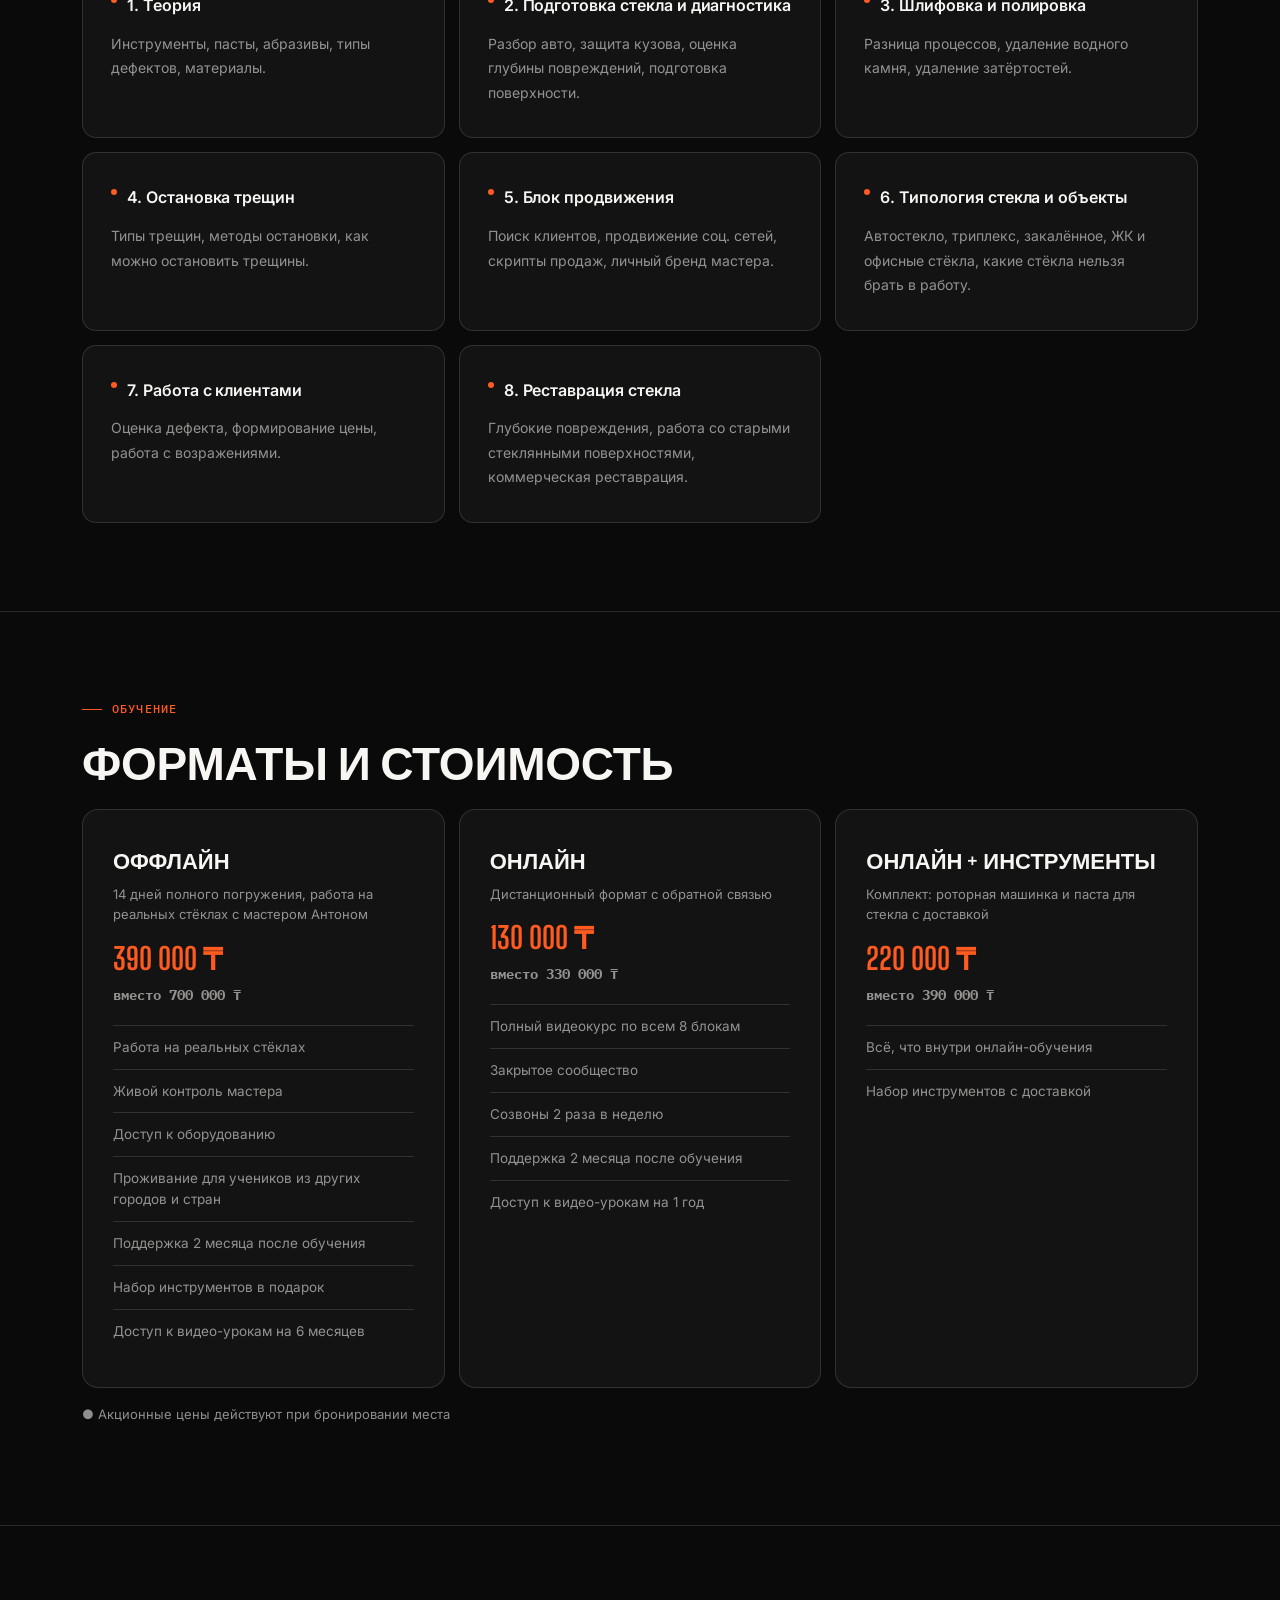
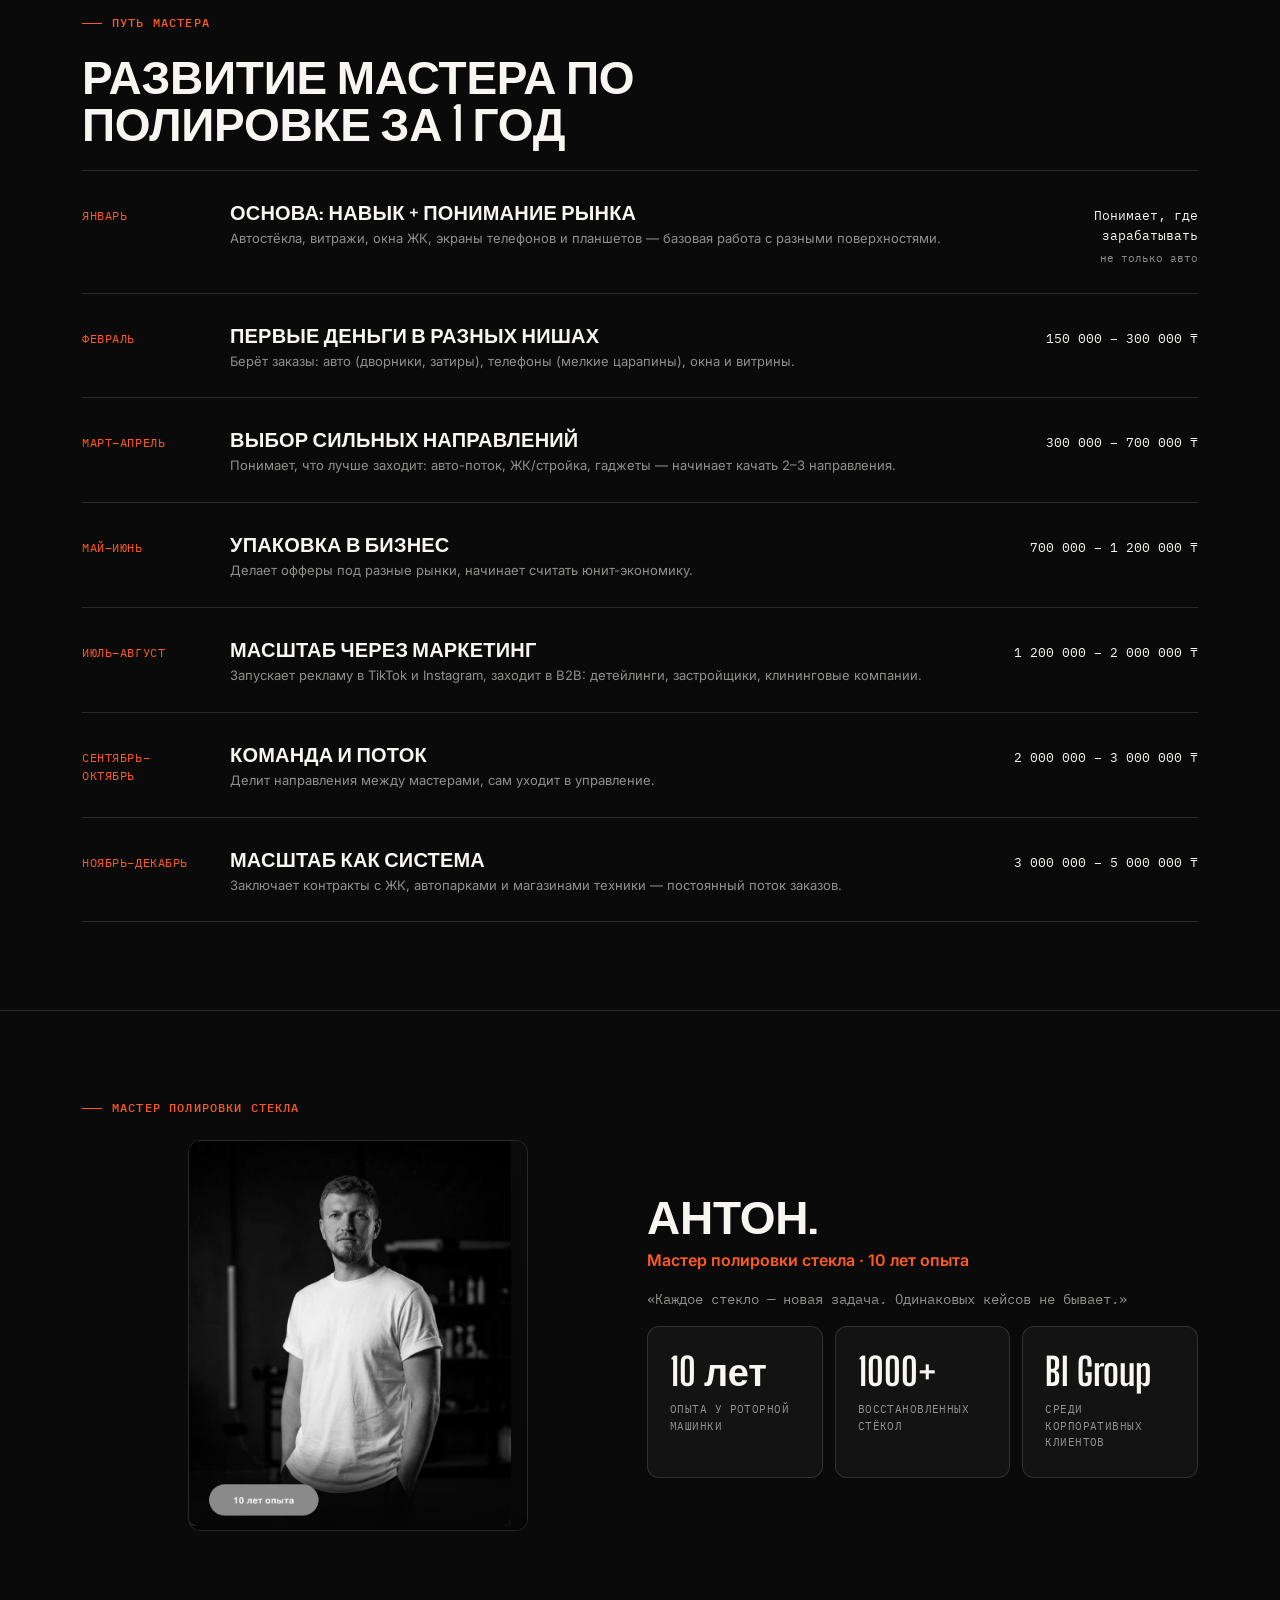
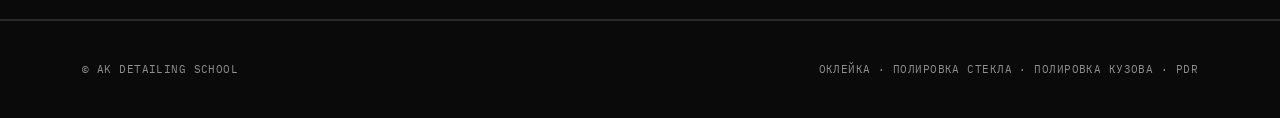
<file: polirovka-stekla.html>
<!DOCTYPE html>
<html lang="ru">
<head>
<meta charset="UTF-8">
<meta name="viewport" content="width=device-width, initial-scale=1.0">
<title>Полировка и реставрация стекла | AK Detailing School</title>
<link rel="stylesheet" href="style.css">
</head>
<body>

<nav class="topnav">
  <div class="wrap">
    <a href="index.html" class="logo"><span class="logo-mark">AK</span><span class="logo-full"> Detailing School</span></a>
    <input type="checkbox" id="navToggle" class="nav-toggle">
    <label for="navToggle" class="nav-burger" aria-label="Меню"><span class="nav-burger-text">Меню</span><span class="nav-burger-icon"><i></i><i></i><i></i></span></label>
    <div class="navlinks">
      <a href="index.html">Главная</a>
      <a href="oklejka.html">Оклейка</a>
      <a href="polirovka-stekla.html" class="active">Полировка стекла</a>
      <a href="polirovka-kuzova.html">Полировка кузова</a>
      <a href="pdr.html">PDR</a>
      <a href="cases.html">Кейсы</a>
    </div>
  </div>
</nav>

<header class="hero">
  <div class="hero-index">02</div>
  <div class="wrap">
    <div class="crumbs"><a href="index.html">Главная</a> / Полировка стекла</div>
    <div class="eyebrow" style="margin-top:20px">Авто · ЖК · Витрины · Офисы</div>
    <h1>Полировка стекла — <em>отдельная</em> высокомаржинальная ниша</h1>
    <p class="lead">Это не одна услуга — это сотни направлений. Навык, который применяется везде, где есть стекло: в онлайн и оффлайн форматах.</p>
  </div>
</header>

<section class="section" id="video">
  <div class="wrap">
    <div class="section-eyebrow">Загляни внутрь</div>
    <h2>Мини-урок: как устроена полировка стекла</h2>
    <div class="video-frame">
      <iframe src="https://www.youtube.com/embed/ANnodwJx_88" title="Внутрянка полировки стекол" allowfullscreen></iframe>
    </div>
  </div>
</section>

<section class="section">
  <div class="wrap">
    <div class="section-eyebrow">Где брать клиентов</div>
    <h2>245+ направлений, где востребована услуга</h2>
    <p class="sub">Полировка, шлифовка и реставрация стекла нужна не только автомобилям — вот пять больших категорий спроса.</p>
    <div class="statstrip" style="grid-template-columns: repeat(5,1fr);">
      <div class="stat"><div class="num">51</div><div class="label">транспорт и автосфера</div></div>
      <div class="stat"><div class="num">52</div><div class="label">недвижимость и комм. объекты</div></div>
      <div class="stat"><div class="num">55</div><div class="label">интерьер и частные объекты</div></div>
      <div class="stat"><div class="num">42</div><div class="label">промышленность и спецобъекты</div></div>
      <div class="stat"><div class="num">45</div><div class="label">техника и электроника</div></div>
    </div>
    <div style="height:24px"></div>
    <div class="tagcloud">
      <span class="tag">Детейлинг-центры</span>
      <span class="tag">Таксопарки</span>
      <span class="tag">Каршеринг</span>
      <span class="tag">Жилые комплексы</span>
      <span class="tag">Бизнес-центры</span>
      <span class="tag">Торговые центры</span>
      <span class="tag">Витрины магазинов</span>
      <span class="tag">Салоны красоты</span>
      <span class="tag">Фитнес-клубы</span>
      <span class="tag">Панорамные окна квартир</span>
      <span class="tag">Пентхаусы</span>
      <span class="tag">Стеклянные лестницы</span>
      <span class="tag">Заводы и фабрики</span>
      <span class="tag">Аэропорты</span>
      <span class="tag">Метрополитен</span>
      <span class="tag">Смартфоны и планшеты</span>
      <span class="tag">Часы и гаджеты</span>
      <span class="tag">и ещё 230+ направлений</span>
    </div>
  </div>
</section>

<section class="section">
  <div class="wrap">
    <div class="section-eyebrow">Экономика мастера по стеклу</div>
    <h2>Окупаемость обучения — 4–10 объектов</h2>
    <div class="statstrip">
      <div class="stat"><div class="num">40 000 ₸</div><div class="label">средний чек</div></div>
      <div class="stat"><div class="num">80 000 ₸</div><div class="label">доход при 2 работах в день</div></div>
      <div class="stat"><div class="num">800к–1.6М ₸</div><div class="label">за 20 рабочих дней</div></div>
      <div class="stat"><div class="num">2–4 часа</div><div class="label">время выполнения одной работы</div></div>
    </div>
    <p style="color:var(--text-dim); font-size:13px; margin-top:20px;">Оффлайн-курс (390 000 ₸) окупается на 10 объектах · Онлайн-курс (130 000 ₸) окупается на 4 объектах</p>
  </div>
</section>

<section class="section">
  <div class="wrap">
    <div class="section-eyebrow">Программа обучения</div>
    <h2>8 профессиональных блоков</h2>
    <div class="grid3">
      <div class="card"><h3>1. Теория</h3><p>Инструменты, пасты, абразивы, типы дефектов, материалы.</p></div>
      <div class="card"><h3>2. Подготовка стекла и диагностика</h3><p>Разбор авто, защита кузова, оценка глубины повреждений, подготовка поверхности.</p></div>
      <div class="card"><h3>3. Шлифовка и полировка</h3><p>Разница процессов, удаление водного камня, удаление затёртостей.</p></div>
      <div class="card"><h3>4. Остановка трещин</h3><p>Типы трещин, методы остановки, как можно остановить трещины.</p></div>
      <div class="card"><h3>5. Блок продвижения</h3><p>Поиск клиентов, продвижение соц. сетей, скрипты продаж, личный бренд мастера.</p></div>
      <div class="card"><h3>6. Типология стекла и объекты</h3><p>Автостекло, триплекс, закалённое, ЖК и офисные стёкла, какие стёкла нельзя брать в работу.</p></div>
      <div class="card"><h3>7. Работа с клиентами</h3><p>Оценка дефекта, формирование цены, работа с возражениями.</p></div>
      <div class="card"><h3>8. Реставрация стекла</h3><p>Глубокие повреждения, работа со старыми стеклянными поверхностями, коммерческая реставрация.</p></div>
    </div>
  </div>
</section>

<section class="section">
  <div class="wrap">
    <div class="section-eyebrow">Обучение</div>
    <h2>Форматы и стоимость</h2>
    <div class="grid3">
      <div class="pricecard">
        <h3 style="font-family:var(--display); font-weight:700; text-transform:uppercase; margin:0 0 6px; font-size:22px;">Оффлайн</h3>
        <div style="color:var(--text-dim); font-size:13px;">14 дней полного погружения, работа на реальных стёклах с мастером Антоном</div>
        <div class="amount" style="font-size:30px;">390 000 ₸<br><small style="font-size:14px;">вместо 700 000 ₸</small></div>
        <ul>
          <li>Работа на реальных стёклах</li>
          <li>Живой контроль мастера</li>
          <li>Доступ к оборудованию</li>
          <li>Проживание для учеников из других городов и стран</li>
          <li>Поддержка 2 месяца после обучения</li>
          <li>Набор инструментов в подарок</li>
          <li>Доступ к видео-урокам на 6 месяцев</li>
        </ul>
      </div>
      <div class="pricecard">
        <h3 style="font-family:var(--display); font-weight:700; text-transform:uppercase; margin:0 0 6px; font-size:22px;">Онлайн</h3>
        <div style="color:var(--text-dim); font-size:13px;">Дистанционный формат с обратной связью</div>
        <div class="amount" style="font-size:30px;">130 000 ₸<br><small style="font-size:14px;">вместо 330 000 ₸</small></div>
        <ul>
          <li>Полный видеокурс по всем 8 блокам</li>
          <li>Закрытое сообщество</li>
          <li>Созвоны 2 раза в неделю</li>
          <li>Поддержка 2 месяца после обучения</li>
          <li>Доступ к видео-урокам на 1 год</li>
        </ul>
      </div>
      <div class="pricecard">
        <h3 style="font-family:var(--display); font-weight:700; text-transform:uppercase; margin:0 0 6px; font-size:22px;">Онлайн + инструменты</h3>
        <div style="color:var(--text-dim); font-size:13px;">Комплект: роторная машинка и паста для стекла с доставкой</div>
        <div class="amount" style="font-size:30px;">220 000 ₸<br><small style="font-size:14px;">вместо 390 000 ₸</small></div>
        <ul>
          <li>Всё, что внутри онлайн-обучения</li>
          <li>Набор инструментов с доставкой</li>
        </ul>
      </div>
    </div>
    <p style="color:var(--text-dim); font-size:13px; margin-top:16px;">● Акционные цены действуют при бронировании места</p>
  </div>
</section>

<section class="section">
  <div class="wrap">
    <div class="section-eyebrow">Путь мастера</div>
    <h2>Развитие мастера по полировке за 1 год</h2>
    <div class="timeline">
      <div class="tl-row">
        <div class="tl-period">Январь</div>
        <div><div class="tl-title">Основа: навык + понимание рынка</div><div class="tl-body">Автостёкла, витражи, окна ЖК, экраны телефонов и планшетов — базовая работа с разными поверхностями.</div></div>
        <div class="tl-income">Понимает, где зарабатывать<small>не только авто</small></div>
      </div>
      <div class="tl-row">
        <div class="tl-period">Февраль</div>
        <div><div class="tl-title">Первые деньги в разных нишах</div><div class="tl-body">Берёт заказы: авто (дворники, затиры), телефоны (мелкие царапины), окна и витрины.</div></div>
        <div class="tl-income">150 000 – 300 000 ₸</div>
      </div>
      <div class="tl-row">
        <div class="tl-period">Март–Апрель</div>
        <div><div class="tl-title">Выбор сильных направлений</div><div class="tl-body">Понимает, что лучше заходит: авто-поток, ЖК/стройка, гаджеты — начинает качать 2–3 направления.</div></div>
        <div class="tl-income">300 000 – 700 000 ₸</div>
      </div>
      <div class="tl-row">
        <div class="tl-period">Май–Июнь</div>
        <div><div class="tl-title">Упаковка в бизнес</div><div class="tl-body">Делает офферы под разные рынки, начинает считать юнит-экономику.</div></div>
        <div class="tl-income">700 000 – 1 200 000 ₸</div>
      </div>
      <div class="tl-row">
        <div class="tl-period">Июль–Август</div>
        <div><div class="tl-title">Масштаб через маркетинг</div><div class="tl-body">Запускает рекламу в TikTok и Instagram, заходит в B2B: детейлинги, застройщики, клининговые компании.</div></div>
        <div class="tl-income">1 200 000 – 2 000 000 ₸</div>
      </div>
      <div class="tl-row">
        <div class="tl-period">Сентябрь–Октябрь</div>
        <div><div class="tl-title">Команда и поток</div><div class="tl-body">Делит направления между мастерами, сам уходит в управление.</div></div>
        <div class="tl-income">2 000 000 – 3 000 000 ₸</div>
      </div>
      <div class="tl-row">
        <div class="tl-period">Ноябрь–Декабрь</div>
        <div><div class="tl-title">Масштаб как система</div><div class="tl-body">Заключает контракты с ЖК, автопарками и магазинами техники — постоянный поток заказов.</div></div>
        <div class="tl-income">3 000 000 – 5 000 000 ₸</div>
      </div>
    </div>
  </div>
</section>

<section class="section">
  <div class="wrap">
    <div class="section-eyebrow">Мастер полировки стекла</div>
    <div class="grid2" style="align-items:center;">
      <div>
        <img src="anton.jpg" alt="Антон, мастер полировки стекла" style="width:100%; max-width:340px; border-radius:14px; border:1px solid var(--line); object-fit:cover;">
      </div>
      <div>
        <h2 style="margin-top:0;">Антон.</h2>
        <p style="color:var(--accent); font-weight:600; margin-top:-14px;">Мастер полировки стекла · 10 лет опыта</p>
        <p style="color:var(--white-dim); font-family:var(--mono); font-size:13.5px;">«Каждое стекло — новая задача. Одинаковых кейсов не бывает.»</p>
        <div class="statstrip" style="grid-template-columns: repeat(3,1fr); margin-top:16px;">
          <div class="stat"><div class="num">10 лет</div><div class="label">опыта у роторной машинки</div></div>
          <div class="stat"><div class="num">1000+</div><div class="label">восстановленных стёкол</div></div>
          <div class="stat"><div class="num">BI Group</div><div class="label">среди корпоративных клиентов</div></div>
        </div>
      </div>
    </div>
  </div>
</section>

<footer>
  <div class="wrap">
    <span>© AK Detailing School</span>
    <span>Оклейка · Полировка стекла · Полировка кузова · PDR</span>
  </div>
</footer>

</body>
</html>
</file>
<file: style.css>
@import url('https://fonts.googleapis.com/css2?family=Big+Shoulders+Display:wght@400;600;700;800;900&family=Inter:wght@400;500;600;700&family=IBM+Plex+Mono:wght@400;500&display=swap');

:root {
  --black: #0a0a0a;
  --black-2: #131313;
  --white: #f7f6f3;
  --white-dim: rgba(247,246,243,0.56);
  --line: rgba(247,246,243,0.13);
  --line-strong: rgba(247,246,243,0.30);
  --orange: #ff5a1f;
  --orange-dim: #7a2c0f;
  --display: "Big Shoulders Display", sans-serif;
  --sans: "Inter", -apple-system, "Helvetica Neue", Arial, sans-serif;
  --mono: "IBM Plex Mono", "SF Mono", monospace;
  /* aliases for inline styles from earlier version */
  --accent: var(--orange);
  --accent-dim: var(--orange-dim);
  --text: var(--white);
  --text-dim: var(--white-dim);
  --bg: var(--black);
  --bg-card: var(--black-2);
  --serif: var(--display);
}

* { box-sizing: border-box; }
html { scroll-behavior: smooth; }

body {
  margin: 0;
  background: var(--black);
  color: var(--white);
  font-family: var(--sans);
  font-weight: 400;
  line-height: 1.55;
  -webkit-font-smoothing: antialiased;
  -moz-osx-font-smoothing: grayscale;
}

a { color: inherit; text-decoration: none; }
img { filter: grayscale(1) contrast(1.08) brightness(0.97); border-radius: 12px !important; display: block; }

.wrap { max-width: 1180px; margin: 0 auto; padding: 0 32px; }

/* BUTTONS */
.btn {
  display: inline-flex;
  align-items: center;
  gap: 8px;
  font-family: var(--mono);
  font-size: 12.5px;
  font-weight: 500;
  text-transform: uppercase;
  letter-spacing: 0.05em;
  padding: 15px 26px;
  border-radius: 999px;
  transition: transform .15s ease, background .15s ease, border-color .15s ease;
  cursor: pointer;
  border: 1px solid transparent;
}
.btn:hover { transform: translateY(-1px); }
.btn-primary { background: var(--orange); color: #100600; }
.btn-primary:hover { background: #ff6c38; }
.btn-secondary { background: transparent; border-color: var(--line-strong); color: var(--white); }
.btn-secondary:hover { border-color: var(--orange); color: var(--orange); }
.btn-row { display: flex; flex-wrap: wrap; gap: 14px; margin-top: 34px; }

/* NAV */
nav.topnav {
  position: sticky;
  top: 0;
  z-index: 50;
  background: rgba(10,10,10,0.92);
  backdrop-filter: blur(10px);
  border-bottom: 1px solid var(--line);
}
nav.topnav .wrap { display: flex; align-items: center; justify-content: space-between; height: 74px; }
.logo { display: flex; align-items: center; gap: 10px; font-family: var(--mono); font-size: 13px; letter-spacing: 0.08em; text-transform: uppercase; }
.logo::before { content: ""; width: 9px; height: 9px; background: var(--orange); flex-shrink: 0; }
.logo-mark { color: var(--white); font-weight: 700; }
.logo-full { color: var(--white-dim); }
.navlinks { display: flex; gap: 30px; font-family: var(--mono); font-size: 11.5px; letter-spacing: 0.06em; text-transform: uppercase; color: var(--white-dim); }
.navlinks a { transition: color .15s ease; }
.navlinks a:hover { color: var(--white); }
.navlinks a.active { color: var(--orange); }

/* MOBILE MENU (hamburger, checkbox-driven, no JS needed) */
.nav-toggle { display: none; }
.nav-burger {
  display: none;
  align-items: center;
  gap: 9px;
  cursor: pointer;
  flex-shrink: 0;
}
.nav-burger-text {
  font-family: var(--mono);
  font-size: 11px;
  text-transform: uppercase;
  letter-spacing: 0.06em;
  color: var(--white-dim);
}
.nav-burger-icon {
  display: flex;
  flex-direction: column;
  justify-content: center;
  gap: 5px;
  width: 24px;
  height: 18px;
}
.nav-burger-icon i {
  display: block;
  width: 100%;
  height: 2px;
  border-radius: 1px;
  background: var(--white);
  transition: transform .2s ease, opacity .2s ease;
}

/* EYEBROW / KICKER */
.eyebrow, .section-eyebrow {
  display: flex;
  align-items: flex-start;
  gap: 10px;
  font-family: var(--mono);
  font-size: 11.5px;
  letter-spacing: 0.1em;
  text-transform: uppercase;
  color: var(--white-dim);
  margin-bottom: 22px;
  font-weight: 500;
  line-height: 1.6;
}
.eyebrow::before, .section-eyebrow::before {
  content: "";
  width: 20px;
  height: 1px;
  background: var(--orange);
  flex-shrink: 0;
  margin-top: 8px;
}
.section-eyebrow { color: var(--orange); align-items: center; }
.section-eyebrow::before { background: var(--orange); margin-top: 0; }

/* HERO */
.hero { position: relative; padding: 100px 0 84px; border-bottom: 1px solid var(--line); overflow: hidden; }

.hero-index {
  position: absolute;
  top: -40px;
  right: 32px;
  font-family: var(--display);
  font-weight: 800;
  font-size: 220px;
  line-height: 1;
  color: transparent;
  -webkit-text-stroke: 1px rgba(247,246,243,0.14);
  pointer-events: none;
  user-select: none;
  z-index: 0;
  opacity: 0.6;
}

.hero-logo {
  position: relative;
  width: 150px;
  margin: 0 auto 30px;
  display: flex;
  flex-direction: column;
  align-items: center;
}
.hero-logo::before {
  content: "";
  position: absolute;
  inset: -30px -30px auto -30px;
  height: 120px;
  background: radial-gradient(circle, rgba(255,90,31,0.38), transparent 68%);
  filter: blur(18px);
  z-index: 0;
  animation: logoGlow 3.6s ease-in-out infinite 1.75s;
}
.logo-car-layer {
  position: relative;
  z-index: 2;
  width: 100%;
  height: auto;
  filter: none !important;
  transform: translateX(260%) rotate(-6deg);
  animation: carParkIn 1.05s cubic-bezier(.22,.61,.36,1) .7s forwards;
}
.logo-text-layer {
  position: relative;
  z-index: 1;
  margin-top: -10px;
  font-family: var(--display);
  font-weight: 800;
  font-style: italic;
  text-transform: uppercase;
  font-size: 20px;
  line-height: 1.05;
  letter-spacing: 0.01em;
  text-align: center;
  color: var(--white);
  opacity: 0;
  transform: scale(0);
  transform-origin: center center;
  animation: textGrow .6s cubic-bezier(.34,1.56,.64,1) .1s forwards;
}
@keyframes textGrow {
  0%   { opacity: 0; transform: scale(0); }
  55%  { opacity: 1; transform: scale(1.08); }
  100% { opacity: 1; transform: scale(1); }
}
@keyframes carParkIn {
  0%   { transform: translateX(260%) rotate(-6deg); }
  65%  { transform: translateX(-4%) rotate(2deg); }
  82%  { transform: translateX(2%) rotate(-1deg); }
  100% { transform: translateX(0) rotate(0deg); }
}
@keyframes logoFloat {
  0%, 100% { transform: translateY(0); }
  50% { transform: translateY(-6px); }
}
@keyframes logoGlow {
  0%, 100% { opacity: 0.45; transform: scale(1); }
  50% { opacity: 0.85; transform: scale(1.18); }
}
.hero-logo { animation: logoFloat 4.2s ease-in-out infinite 1.75s; }
.hero .wrap { position: relative; z-index: 1; }
.hero h1 {
  font-family: var(--display);
  font-weight: 700;
  text-transform: uppercase;
  font-size: clamp(40px, 6vw, 78px);
  line-height: 0.96;
  letter-spacing: -0.01em;
  margin: 0 0 26px;
  max-width: 920px;
}
.hero h1 em { color: var(--orange); font-style: normal; }
.hero p.lead {
  font-size: 17.5px;
  font-weight: 400;
  color: var(--white-dim);
  max-width: 580px;
  margin: 0;
  line-height: 1.65;
}

/* SECTION */
.section { padding: 88px 0; border-bottom: 1px solid var(--line); }
.section h2 {
  font-family: var(--display);
  font-weight: 700;
  text-transform: uppercase;
  font-size: clamp(28px, 3.6vw, 46px);
  line-height: 1.02;
  letter-spacing: -0.005em;
  margin: 0 0 22px;
  max-width: 780px;
}
.section p.sub {
  color: var(--white-dim);
  font-size: 16px;
  line-height: 1.75;
  max-width: 600px;
  margin: 0 0 52px;
}

/* GRID */
.grid3 { display: grid; grid-template-columns: repeat(3, 1fr); gap: 14px; }
.grid2 { display: grid; grid-template-columns: repeat(2, 1fr); gap: 14px; }
@media (max-width: 860px) { .grid3, .grid2 { grid-template-columns: 1fr; } }

.card { background: var(--black-2); padding: 32px 28px; border: 1px solid var(--line); border-radius: 14px; transition: border-color .2s ease, transform .2s ease; }
.card:hover { border-color: var(--line-strong); transform: translateY(-2px); }
.card h3 { font-family: var(--sans); font-weight: 600; font-size: 16px; margin: 0 0 14px; letter-spacing: -0.003em; position: relative; padding-left: 16px; }
.card h3::before { content: ""; position: absolute; left: 0; top: 4px; width: 6px; height: 6px; border-radius: 50%; background: var(--orange); }
.card p { color: var(--white-dim); font-size: 14px; line-height: 1.75; margin: 0; }
.card ul { margin: 14px 0 0; padding-left: 16px; color: var(--white-dim); font-size: 13.5px; line-height: 1.75; }
.card ul li { margin-bottom: 9px; }

.direction-card {
  background: var(--black-2);
  border: 1px solid var(--line);
  border-radius: 16px;
  padding: 34px 30px;
  transition: border-color .2s ease, transform .2s ease;
  display: flex;
  flex-direction: column;
  height: 100%;
  position: relative;
}
.direction-card:hover { border-color: var(--orange); transform: translateY(-3px); }
.direction-card .num { font-family: var(--mono); color: var(--orange); font-size: 12px; letter-spacing: 0.08em; margin-bottom: 20px; }
.direction-card h3 { font-family: var(--display); font-weight: 700; text-transform: uppercase; font-size: 26px; line-height: 1.1; margin: 0 0 16px; }
.direction-card p { color: var(--white-dim); font-size: 14px; line-height: 1.7; flex-grow: 1; margin: 0 0 22px; }
.direction-card .price { font-size: 13px; color: var(--white-dim); border-top: 1px solid var(--line); padding-top: 18px; margin-top: 4px; font-family: var(--mono); }
.direction-card .price-row { display: flex; justify-content: space-between; align-items: baseline; gap: 14px; padding: 6px 0; }
.direction-card .price-row span { white-space: nowrap; }
.direction-card .price b { color: var(--white); font-weight: 500; font-family: var(--sans); font-size: 14.5px; text-align: right; white-space: nowrap; }
.direction-card .go {
  display: inline-flex;
  align-items: center;
  gap: 8px;
  margin-top: 22px;
  align-self: flex-start;
  background: var(--orange);
  color: #100600;
  font-size: 12px;
  font-weight: 700;
  font-family: var(--mono);
  text-transform: uppercase;
  letter-spacing: 0.06em;
  padding: 12px 20px;
  border-radius: 999px;
  transition: transform .15s ease, background .15s ease;
}
.direction-card .go span { transition: transform .15s ease; }
.direction-card:hover .go { background: #ff6c38; transform: translateY(-1px); }
.direction-card:hover .go span { transform: translateX(3px); }

/* STAT STRIP */
.statstrip { display: grid; grid-template-columns: repeat(4, 1fr); gap: 12px; }
@media (max-width: 760px) { .statstrip { grid-template-columns: repeat(2, 1fr) !important; } }
.stat { background: var(--black-2); border: 1px solid var(--line); border-radius: 12px; padding: 26px 22px; }
.stat .num { font-family: var(--display); font-weight: 700; font-size: 38px; line-height: 1; color: var(--white); }
.stat .label { font-family: var(--mono); font-size: 11px; text-transform: uppercase; letter-spacing: 0.04em; color: var(--white-dim); margin-top: 10px; line-height: 1.5; }

/* VIDEO */
.video-frame { position: relative; overflow: hidden; border: 1px solid var(--line); aspect-ratio: 16/9; background: #000; border-radius: 14px; }
.video-frame iframe { width: 100%; height: 100%; border: 0; display: block; filter: none; }

/* TIMELINE */
.timeline { display: flex; flex-direction: column; }
.tl-row { display: grid; grid-template-columns: 120px 1fr 190px; gap: 28px; padding: 26px 0; border-top: 1px solid var(--line); align-items: baseline; }
.tl-row:last-child { border-bottom: 1px solid var(--line); }
@media (max-width: 760px) { .tl-row { grid-template-columns: 1fr; gap: 8px; } }
.tl-period { font-family: var(--mono); font-size: 11.5px; text-transform: uppercase; letter-spacing: 0.05em; color: var(--orange); }
.tl-title { font-family: var(--display); font-weight: 700; text-transform: uppercase; font-size: 20px; letter-spacing: 0.01em; }
.tl-body { font-size: 13px; color: var(--white-dim); line-height: 1.6; }
.tl-income { font-family: var(--mono); font-size: 13px; text-align: right; color: var(--white); }
.tl-income small { display: block; color: var(--white-dim); font-size: 11px; margin-top: 3px; }
@media (max-width: 760px) { .tl-income { text-align: left; } }

/* PRICE CARD */
.pricecard { background: var(--black-2); border: 1px solid var(--line); border-radius: 16px; padding: 34px 30px; transition: border-color .2s ease; }
.pricecard:hover { border-color: var(--line-strong); }
.pricecard .amount { font-family: var(--display); font-weight: 700; font-size: 42px; color: var(--orange); margin: 18px 0 4px; line-height: 1; }
.pricecard .amount small { font-size: 13px; color: var(--white-dim); font-family: var(--mono); text-transform: none; }
.pricecard ul { list-style: none; padding: 0; margin: 22px 0 0; }
.pricecard ul li { padding: 11px 0; border-top: 1px solid var(--line); font-size: 13.5px; color: var(--white-dim); }

/* TAGS */
.tagcloud { display: flex; flex-wrap: wrap; gap: 8px; }
.tag { background: var(--black-2); border: 1px solid var(--line); border-radius: 999px; padding: 8px 16px; font-family: var(--mono); font-size: 12px; color: var(--white-dim); }

/* CASES PLACEHOLDER */
.coming-soon { border: 1px dashed var(--line-strong); padding: 60px 32px; text-align: center; color: var(--white-dim); }
.coming-soon .big { font-family: var(--display); font-weight: 700; text-transform: uppercase; font-size: 24px; color: var(--white); margin-bottom: 10px; }

/* FOOTER */
footer { padding: 40px 0; border-top: 1px solid var(--line); }
footer .wrap { display: flex; justify-content: space-between; color: var(--white-dim); font-size: 11px; flex-wrap: wrap; gap: 10px; font-family: var(--mono); text-transform: uppercase; letter-spacing: 0.04em; }

.crumbs { font-family: var(--mono); font-size: 11px; text-transform: uppercase; letter-spacing: 0.04em; color: var(--white-dim); padding: 26px 0 0; position: relative; z-index: 1; }
.crumbs a:hover { color: var(--orange); }

/* Center images that carry an inline max-width (portrait photos) */
img[style*="max-width"] { margin-left: auto; margin-right: auto; }

/* ============ MOBILE ============ */
@media (max-width: 760px) {
  .wrap { padding: 0 20px; }

  nav.topnav .wrap { height: 60px; justify-content: flex-end; }
  .logo { display: none; }

  .hero-index { font-size: 130px; top: -4px; right: 4px; opacity: 0.35; }

  .nav-burger { display: flex; }

  .navlinks {
    position: fixed;
    top: 60px;
    left: 0;
    right: 0;
    z-index: 55;
    flex-direction: column;
    align-items: stretch;
    gap: 0;
    max-width: none;
    background: rgba(10,10,10,0.98);
    backdrop-filter: blur(10px);
    border-bottom: 1px solid var(--line);
    max-height: 0;
    opacity: 0;
    overflow: hidden;
    pointer-events: none;
    transition: max-height .25s ease, opacity .2s ease;
  }
  .navlinks a {
    padding: 16px 20px;
    border-top: 1px solid var(--line);
    font-size: 12.5px;
  }
  .nav-toggle:checked ~ .navlinks {
    max-height: 420px;
    opacity: 1;
    pointer-events: auto;
  }
  .nav-toggle:checked ~ .nav-burger .nav-burger-icon i:nth-child(1) { transform: translateY(7px) rotate(45deg); }
  .nav-toggle:checked ~ .nav-burger .nav-burger-icon i:nth-child(2) { opacity: 0; }
  .nav-toggle:checked ~ .nav-burger .nav-burger-icon i:nth-child(3) { transform: translateY(-7px) rotate(-45deg); }

  .hero { padding: 52px 0 44px; }
  .hero h1 { font-size: clamp(32px, 9vw, 44px); line-height: 1.02; }
  .hero p.lead { font-size: 16px; }

  .section { padding: 52px 0; }
  .section h2 { font-size: clamp(24px, 7.5vw, 32px); }
  .section p.sub { font-size: 15px; margin-bottom: 32px; }

  .card, .direction-card, .pricecard { padding: 24px 20px; }
  .direction-card h3 { font-size: 22px; }

  .tl-row { padding: 20px 0; }
  .tl-title { font-size: 18px; }

  footer .wrap { flex-direction: column; align-items: flex-start; gap: 6px; }
}

@media (max-width: 420px) {
  .hero-index { display: none; }
  .wrap { padding: 0 16px; }
}
</file>
